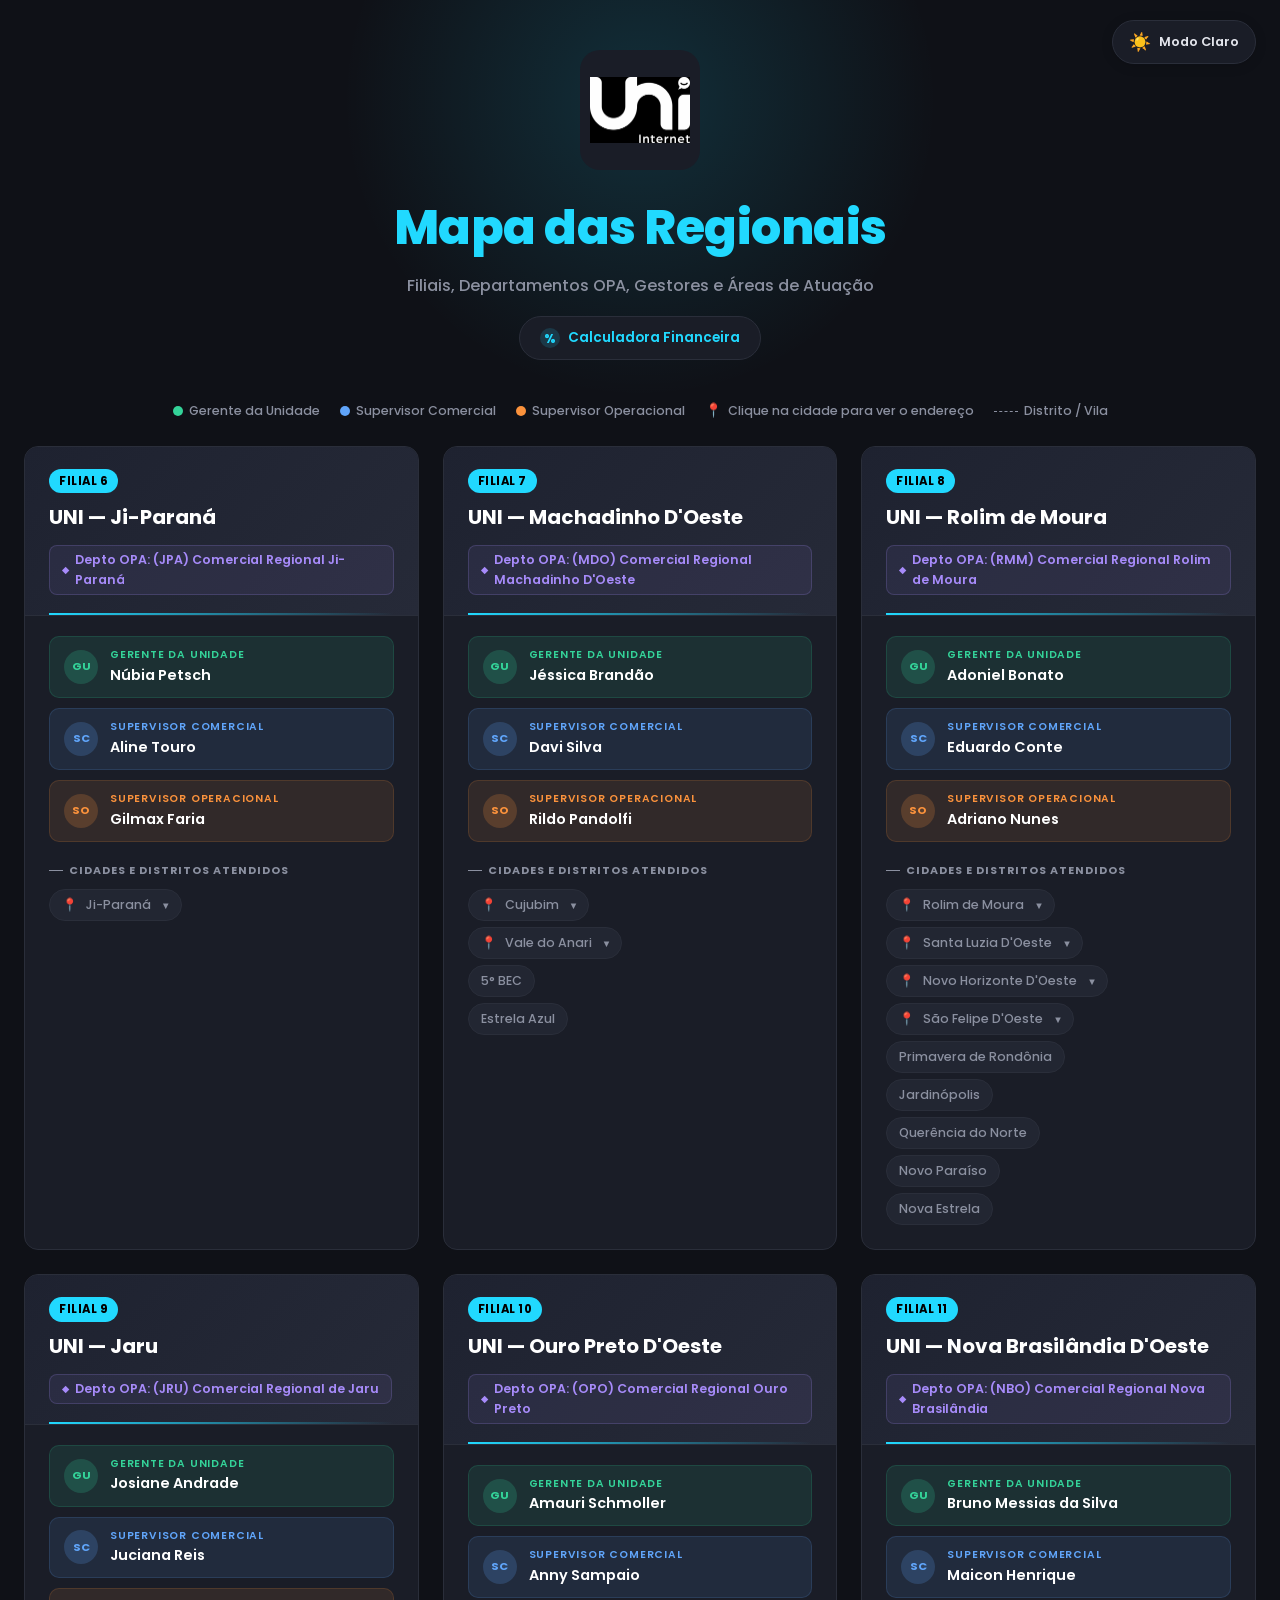
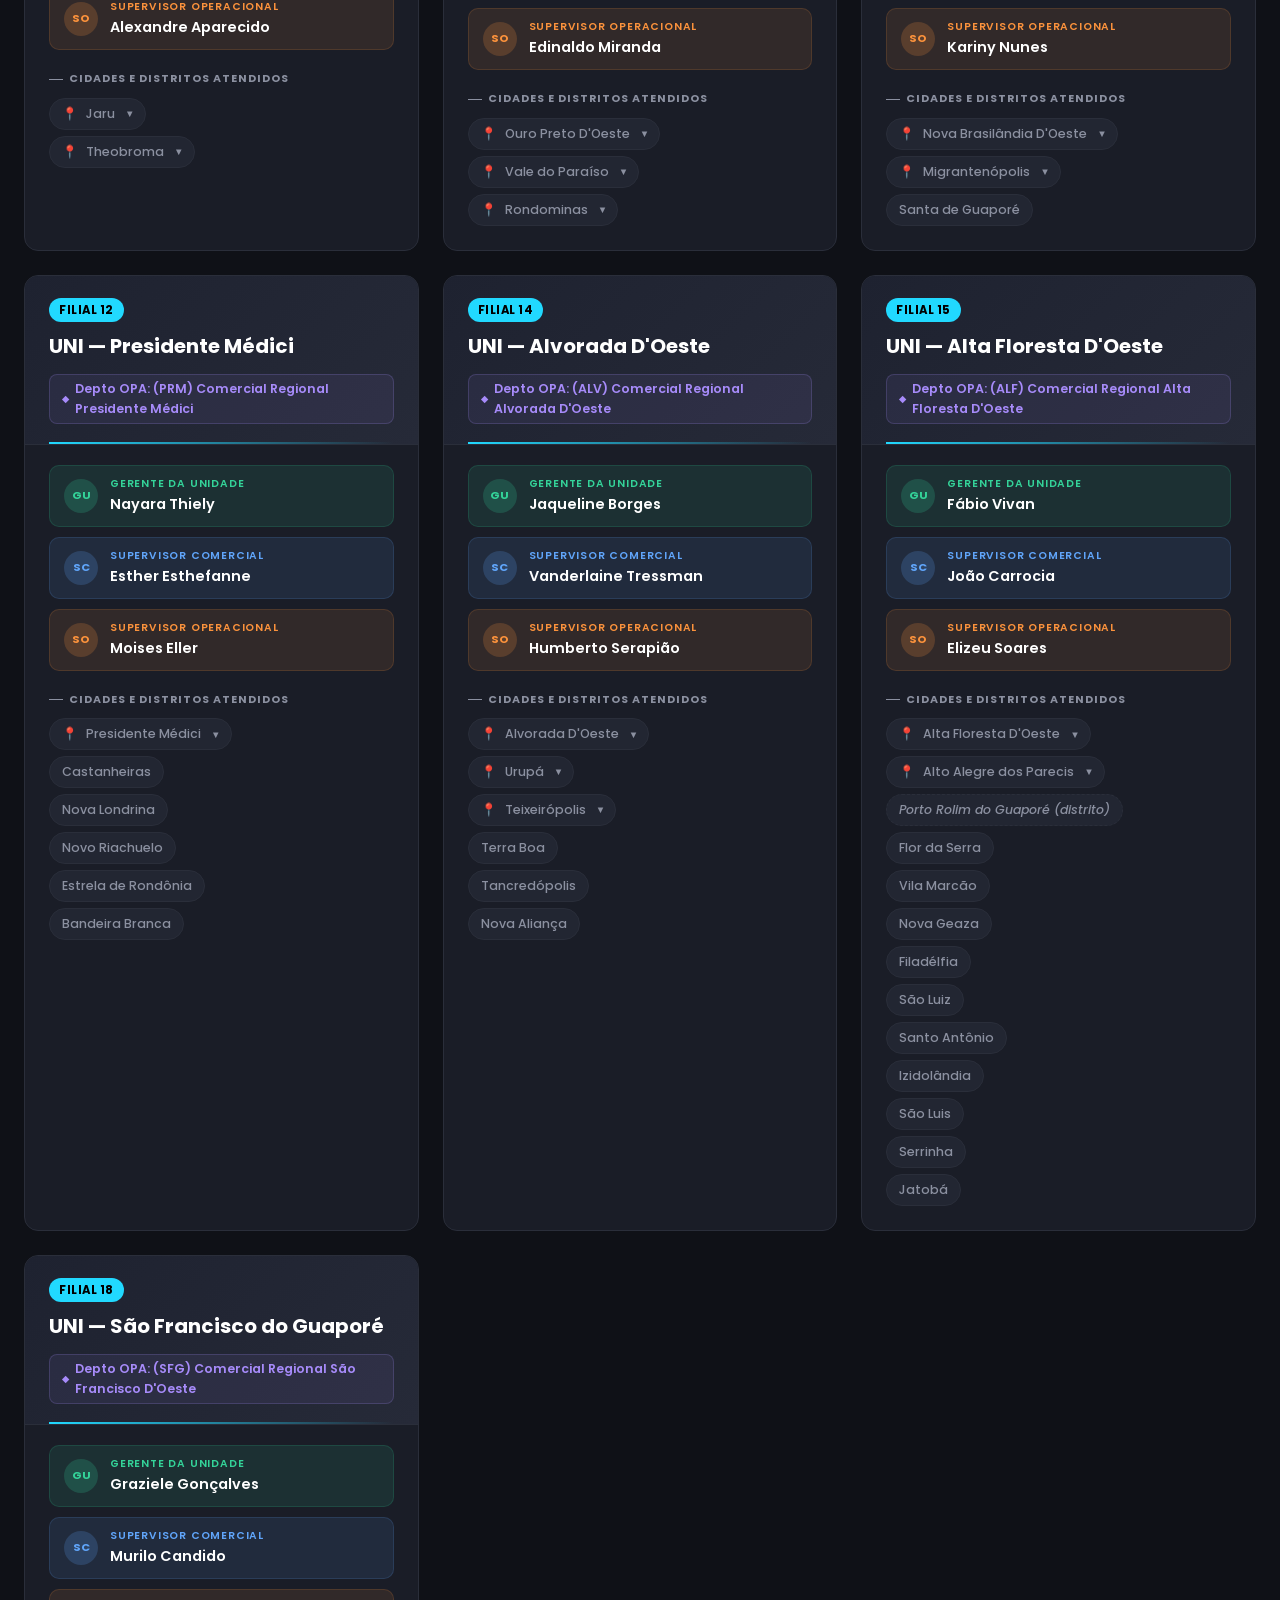
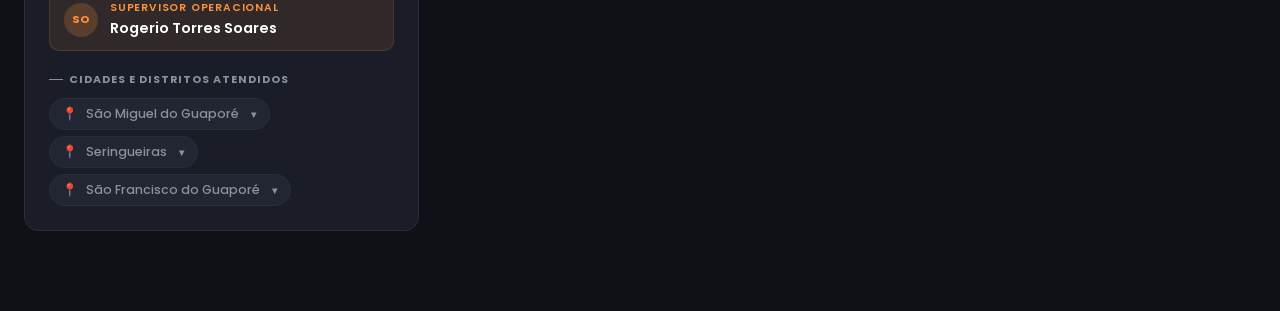
<file: index.html>
<!DOCTYPE html>
<html lang="pt-BR" data-theme="dark">
<head>
<meta charset="UTF-8">
<meta name="viewport" content="width=device-width, initial-scale=1.0">
<title>Regionais - Departamentos OPA | UNI Internet</title>
<link href="https://fonts.googleapis.com/css2?family=Poppins:wght@400;500;600;700;800&display=swap" rel="stylesheet">
<style>
  :root {
    --bg: #0f1117;
    --surface: #1a1d27;
    --surface-hover: #222632;
    --card-top-bg: linear-gradient(135deg, #1e2230, #262a38);
    --border: #2a2e3a;
    --text: #e4e6ed;
    --text-muted: #8b90a0;
    --heading-color: #fff;
    --accent: #21d9ff;
    --accent-glow: rgba(33, 217, 255, 0.15);
    --accent-text: #000;
    --green: #34d399;
    --green-bg: rgba(52, 211, 153, 0.1);
    --green-border: rgba(52, 211, 153, 0.15);
    --green-icon: rgba(52, 211, 153, 0.2);
    --blue: #60a5fa;
    --blue-bg: rgba(96, 165, 250, 0.1);
    --blue-border: rgba(96, 165, 250, 0.15);
    --blue-icon: rgba(96, 165, 250, 0.2);
    --purple: #a78bfa;
    --purple-bg: rgba(167, 139, 250, 0.08);
    --purple-border: rgba(167, 139, 250, 0.2);
    --orange: #fb923c;
    --orange-bg: rgba(251, 146, 60, 0.1);
    --orange-border: rgba(251, 146, 60, 0.15);
    --orange-icon: rgba(251, 146, 60, 0.2);
    --shadow-hover: rgba(0,0,0,0.3);
    --addr-bg: #161922;
    --radius: 14px;
  }

  [data-theme="light"] {
    --bg: #f0f2f5;
    --surface: #ffffff;
    --surface-hover: #f5f6f8;
    --card-top-bg: linear-gradient(135deg, #e8ecf2, #f1f4f9);
    --border: #dde1e8;
    --text: #2d3142;
    --text-muted: #6b7280;
    --heading-color: #1a1d27;
    --accent: #0aafc9;
    --accent-glow: rgba(10, 175, 201, 0.1);
    --accent-text: #fff;
    --green: #059669;
    --green-bg: rgba(5, 150, 105, 0.07);
    --green-border: rgba(5, 150, 105, 0.15);
    --green-icon: rgba(5, 150, 105, 0.12);
    --blue: #2563eb;
    --blue-bg: rgba(37, 99, 235, 0.06);
    --blue-border: rgba(37, 99, 235, 0.15);
    --blue-icon: rgba(37, 99, 235, 0.1);
    --purple: #7c3aed;
    --purple-bg: rgba(124, 58, 237, 0.06);
    --purple-border: rgba(124, 58, 237, 0.15);
    --orange: #ea580c;
    --orange-bg: rgba(234, 88, 12, 0.07);
    --orange-border: rgba(234, 88, 12, 0.15);
    --orange-icon: rgba(234, 88, 12, 0.12);
    --shadow-hover: rgba(0,0,0,0.08);
    --addr-bg: #f8f9fb;
  }

  * { margin: 0; padding: 0; box-sizing: border-box; }

  body {
    font-family: 'Poppins', sans-serif;
    background: var(--bg);
    color: var(--text);
    min-height: 100vh;
    line-height: 1.6;
    transition: background 0.4s ease, color 0.4s ease;
  }

  .theme-toggle {
    position: fixed;
    top: 20px;
    right: 24px;
    z-index: 100;
    background: var(--surface);
    border: 1px solid var(--border);
    border-radius: 50px;
    padding: 8px 16px;
    cursor: pointer;
    display: flex;
    align-items: center;
    gap: 8px;
    font-family: 'Poppins', sans-serif;
    font-size: 0.8rem;
    font-weight: 600;
    color: var(--text);
    transition: all 0.3s ease;
    box-shadow: 0 2px 12px rgba(0,0,0,0.15);
  }
  .theme-toggle:hover { transform: scale(1.05); box-shadow: 0 4px 20px rgba(0,0,0,0.2); }
  .theme-toggle .icon { font-size: 1.1rem; }

  .header {
    text-align: center;
    padding: 50px 20px 40px;
    position: relative;
    overflow: hidden;
  }
  .header::before {
    content: '';
    position: absolute;
    top: -50%;
    left: 50%;
    transform: translateX(-50%);
    width: 600px;
    height: 600px;
    background: radial-gradient(circle, var(--accent-glow) 0%, transparent 70%);
    pointer-events: none;
  }

  .logo-container { position: relative; margin-bottom: 20px; }
  .logo-placeholder {
    width: 120px; height: 120px; margin: 0 auto; border-radius: 20px;
    background: var(--surface); border: none;
    display: flex; align-items: center; justify-content: center;
    overflow: hidden; transition: all 0.3s ease;
  }
  .logo-placeholder img { width: 100%; height: 100%; object-fit: contain; padding: 10px; }

  [data-theme="dark"] .logo-dark { display: block; }
  [data-theme="dark"] .logo-light { display: none; }
  [data-theme="light"] .logo-dark { display: none; }
  [data-theme="light"] .logo-light { display: block; }

  .header h1 {
    font-family: 'Poppins', sans-serif;
    font-size: clamp(1.8rem, 5vw, 3rem);
    font-weight: 800; color: var(--accent);
    position: relative; letter-spacing: -0.5px;
  }
  .header p {
    color: var(--text-muted); font-size: 1rem;
    margin-top: 6px; position: relative; font-weight: 500;
  }

  .calc-link {
    display: inline-flex; align-items: center; gap: 8px;
    margin-top: 18px; padding: 10px 20px; position: relative;
    border-radius: 50px; background: var(--surface); border: 1px solid var(--border);
    color: var(--accent); font-weight: 600; font-size: 0.85rem;
    text-decoration: none; transition: transform 0.3s ease, box-shadow 0.3s ease;
  }
  .calc-link:hover { transform: translateY(-2px); box-shadow: 0 8px 20px var(--shadow-hover); }
  .calc-link .icon {
    display: inline-grid; place-items: center; width: 20px; height: 20px;
    border-radius: 50%; background: var(--accent-glow); color: var(--accent);
    font-weight: 800; font-size: 0.75rem;
  }

  .legend {
    max-width: 1280px; margin: 0 auto 24px; padding: 0 24px;
    display: flex; gap: 20px; flex-wrap: wrap; justify-content: center;
  }
  .legend-item {
    display: flex; align-items: center; gap: 6px;
    font-size: 0.78rem; color: var(--text-muted); font-weight: 500;
  }
  .legend-dot { width: 10px; height: 10px; border-radius: 50%; }
  .legend-line { width: 24px; height: 0; border-top: 1px dashed var(--text-muted); }

  .grid {
    max-width: 1280px; margin: 0 auto;
    padding: 0 24px 80px;
    display: grid;
    grid-template-columns: repeat(auto-fill, minmax(370px, 1fr));
    gap: 24px;
  }

  .card {
    background: var(--surface); border: 1px solid var(--border);
    border-radius: var(--radius); overflow: hidden;
    transition: transform 0.3s ease, box-shadow 0.3s ease, background 0.4s ease;
    animation: fadeUp 0.5s ease both;
  }
  .card:hover { transform: translateY(-4px); box-shadow: 0 12px 40px var(--shadow-hover); }

  @keyframes fadeUp {
    from { opacity: 0; transform: translateY(20px); }
    to { opacity: 1; transform: translateY(0); }
  }
  .card:nth-child(1)  { animation-delay: 0.03s; }
  .card:nth-child(2)  { animation-delay: 0.06s; }
  .card:nth-child(3)  { animation-delay: 0.09s; }
  .card:nth-child(4)  { animation-delay: 0.12s; }
  .card:nth-child(5)  { animation-delay: 0.15s; }
  .card:nth-child(6)  { animation-delay: 0.18s; }
  .card:nth-child(7)  { animation-delay: 0.21s; }
  .card:nth-child(8)  { animation-delay: 0.24s; }
  .card:nth-child(9)  { animation-delay: 0.27s; }
  .card:nth-child(10) { animation-delay: 0.30s; }

  .card-top {
    background: var(--card-top-bg); padding: 20px 24px;
    border-bottom: 1px solid var(--border); position: relative;
    transition: background 0.4s ease;
  }
  .card-top::after {
    content: ''; position: absolute; bottom: 0; left: 24px; right: 24px;
    height: 2px; background: linear-gradient(90deg, var(--accent), transparent);
  }

  .filial-badge {
    display: inline-block; background: var(--accent); color: var(--accent-text);
    font-weight: 700; font-size: 0.72rem; padding: 3px 10px;
    border-radius: 20px; letter-spacing: 0.5px;
    text-transform: uppercase; margin-bottom: 8px;
  }
  .card-top h2 {
    font-family: 'Poppins', sans-serif; font-size: 1.25rem;
    font-weight: 700; color: var(--heading-color); margin-bottom: 4px;
  }
  .dept-opa {
    display: inline-flex; align-items: center; gap: 6px;
    background: var(--purple-bg); border: 1px solid var(--purple-border);
    padding: 4px 12px; border-radius: 8px; font-size: 0.78rem;
    color: var(--purple); font-weight: 600; margin-top: 8px;
  }
  .dept-opa::before { content: '\25C6'; font-size: 0.55rem; }

  .card-body { padding: 20px 24px 24px; }

  .people { display: flex; flex-direction: column; gap: 10px; margin-bottom: 20px; }
  .person {
    display: flex; align-items: center; gap: 12px;
    padding: 10px 14px; border-radius: 10px; font-size: 0.9rem;
    transition: background 0.3s ease;
  }
  .person.gerente { background: var(--green-bg); border: 1px solid var(--green-border); }
  .person.supervisor { background: var(--blue-bg); border: 1px solid var(--blue-border); }
  .person.operacional { background: var(--orange-bg); border: 1px solid var(--orange-border); }

  .person-icon {
    width: 34px; height: 34px; border-radius: 50%;
    display: flex; align-items: center; justify-content: center;
    font-size: 0.7rem; font-weight: 700; flex-shrink: 0;
  }
  .gerente .person-icon { background: var(--green-icon); color: var(--green); }
  .supervisor .person-icon { background: var(--blue-icon); color: var(--blue); }
  .operacional .person-icon { background: var(--orange-icon); color: var(--orange); }

  .person-info { display: flex; flex-direction: column; }
  .person-role {
    font-size: 0.66rem; font-weight: 600;
    text-transform: uppercase; letter-spacing: 0.8px;
  }
  .gerente .person-role { color: var(--green); }
  .supervisor .person-role { color: var(--blue); }
  .operacional .person-role { color: var(--orange); }
  .person-name { font-weight: 600; color: var(--heading-color); font-size: 0.9rem; }

  .cities-label {
    font-size: 0.68rem; font-weight: 700; text-transform: uppercase;
    letter-spacing: 1px; color: var(--text-muted); margin-bottom: 10px;
    display: flex; align-items: center; gap: 6px;
  }
  .cities-label::before {
    content: ''; display: block; width: 14px; height: 1px; background: var(--text-muted);
  }

  .cities-list { display: flex; flex-direction: column; gap: 6px; }

  .city-row { position: relative; }

  .city-tag {
    display: inline-flex; align-items: center; gap: 6px;
    background: var(--surface-hover); border: 1px solid var(--border);
    padding: 5px 12px; border-radius: 20px; font-size: 0.78rem;
    color: var(--text-muted); font-weight: 500;
    transition: all 0.2s ease;
  }
  .city-tag.distrito { font-style: italic; border-style: dashed; }

  .city-tag.has-addr {
    cursor: pointer;
    padding-right: 10px;
  }
  .city-tag.has-addr:hover {
    border-color: var(--accent); color: var(--accent); background: var(--accent-glow);
  }
  .city-tag.has-addr .pin { margin-right: 2px; font-style: normal; }
  .city-tag.has-addr .arrow {
    display: inline-block; font-size: 0.6rem; margin-left: 4px;
    transition: transform 0.3s ease; font-style: normal;
  }
  .city-tag.has-addr.open .arrow { transform: rotate(180deg); }
  .city-tag.has-addr.open {
    border-color: var(--accent); color: var(--accent); background: var(--accent-glow);
    border-radius: 12px 12px 0 0;
  }

  .addr-panel {
    max-height: 0; overflow: hidden;
    transition: max-height 0.35s ease, padding 0.35s ease, opacity 0.25s ease;
    opacity: 0;
    background: var(--addr-bg);
    border: 1px solid var(--border); border-top: none;
    border-radius: 0 0 12px 12px;
    margin-top: -1px;
    padding: 0 14px;
  }
  .addr-panel.open {
    max-height: 200px; opacity: 1; padding: 10px 14px;
  }
  .addr-panel .addr-line {
    display: flex; align-items: flex-start; gap: 8px;
    font-size: 0.76rem; color: var(--text-muted); line-height: 1.5;
  }
  .addr-panel .addr-line + .addr-line { margin-top: 8px; padding-top: 8px; border-top: 1px dashed var(--border); }
  .addr-panel .addr-icon { flex-shrink: 0; font-size: 0.85rem; margin-top: 1px; }
  .addr-panel .addr-label {
    font-size: 0.62rem; font-weight: 700; text-transform: uppercase;
    letter-spacing: 0.5px; color: var(--accent); margin-bottom: 2px;
  }

  @media (max-width: 480px) {
    .grid { grid-template-columns: 1fr; padding: 0 12px 60px; gap: 16px; }
    .header { padding: 40px 16px 28px; }
    .theme-toggle { top: 12px; right: 12px; padding: 6px 12px; font-size: 0.72rem; }
    .logo-placeholder { width: 90px; height: 90px; }
  }
</style>
</head>
<body>

<button class="theme-toggle" onclick="toggleTheme()">
  <span class="icon" id="themeIcon">&#9728;&#65039;</span>
  <span id="themeLabel">Modo Claro</span>
</button>

<div class="header">
  <div class="logo-container">
    <div class="logo-placeholder">
      <img src="[data-uri]" alt="UNI Internet" class="logo-dark">
      <img src="[data-uri]" alt="UNI Internet" class="logo-light">
    </div>
  </div>
  <h1>Mapa das Regionais</h1>
  <p>Filiais, Departamentos OPA, Gestores e Áreas de Atuação</p>
  <a class="calc-link" href="calculadora/index.html">
    <span class="icon" aria-hidden="true">%</span> Calculadora Financeira
  </a>
</div>

<div class="legend">
  <div class="legend-item"><div class="legend-dot" style="background:var(--green)"></div> Gerente da Unidade</div>
  <div class="legend-item"><div class="legend-dot" style="background:var(--blue)"></div> Supervisor Comercial</div>
  <div class="legend-item"><div class="legend-dot" style="background:var(--orange)"></div> Supervisor Operacional</div>
  <div class="legend-item"><span style="font-size:0.85rem">📍</span> Clique na cidade para ver o endereço</div>
  <div class="legend-item"><div class="legend-line"></div> Distrito / Vila</div>
</div>

<div class="grid" id="grid"></div>

<script>
const filiais = [
  {
    num: 6, nome: "Ji-Paraná", sigla: "JPA", regional: "Comercial Regional Ji-Paraná",
    gerente: "Núbia Petsch", supervisor: "Aline Touro", operacional: "Gilmax Faria",
    cidades: [
      { nome: "Ji-Paraná", addrs: [
        { label: "Matriz", end: "Av. Marechal Rondon, 1758 - Centro - CEP 76900-136" },
        { label: "Filial", end: "Rua Manoel Franco, 809 - Nova Brasília - CEP 76908-442" }
      ]}
    ]
  },
  {
    num: 7, nome: "Machadinho D'Oeste", sigla: "MDO", regional: "Comercial Regional Machadinho D'Oeste",
    gerente: "Jéssica Brandão", supervisor: "Davi Silva", operacional: "Rildo Pandolfi",
    cidades: [
      { nome: "Cujubim", addrs: [{ end: "Av. Cujubim, 2222 - Centro - CEP 76864-000" }] },
      { nome: "Vale do Anari", addrs: [{ end: "Av. Acyr Jose Damasceno, 4118 - Centro - CEP 76867-000" }] },
      { nome: "5° BEC", Distrito: true },
      { nome: "Estrela Azul", Distrito: true }
    ]
  },
  {
    num: 8, nome: "Rolim de Moura", sigla: "RMM", regional: "Comercial Regional Rolim de Moura",
    gerente: "Adoniel Bonato", supervisor: "Eduardo Conte", operacional: "Adriano Nunes",
    cidades: [
      { nome: "Rolim de Moura", addrs: [{ end: "Rua Guaporé, 4762 - Centro - CEP 76940-000" }] },
      { nome: "Santa Luzia D'Oeste", addrs: [{ end: "Av. Brasil, 2571 - Centro - CEP 76950-000" }] },
      { nome: "Novo Horizonte D'Oeste", addrs: [{ end: "Av. Manoel Francisco de Lima Filho, 4979 - Centro - CEP 76956-000" }] },
      { nome: "São Felipe D'Oeste", addrs: [{ end: "Av. Capitão Silvio, 61 - Centro - CEP 76977-000" }] },
      { nome: "Primavera de Rondônia" },
      { nome: "Jardinópolis", Distrito: true },
      { nome: "Querência do Norte", Distrito: true },
      { nome: "Novo Paraíso", Distrito: true },
      { nome: "Nova Estrela", Distrito: true }
    ]
  },
  {
    num: 9, nome: "Jaru", sigla: "JRU", regional: "Comercial Regional de Jaru",
    gerente: "Josiane Andrade", supervisor: "Juciana Reis", operacional: "Alexandre Aparecido",
    cidades: [
      { nome: "Jaru", addrs: [{ end: "Av. Padre Adolpho Rohl, 1996 - Setor 1 - CEP 76890-000" }] },
      { nome: "Theobroma", addrs: [{ end: "Av. Senador Olavo Pires, 2070 - Centro - CEP 76866-000" }] }
    ]
  },
  {
    num: 10, nome: "Ouro Preto D'Oeste", sigla: "OPO", regional: "Comercial Regional Ouro Preto",
    gerente: "Amauri Schmoller", supervisor: "Anny Sampaio", operacional: "Edinaldo Miranda",
    cidades: [
      { nome: "Ouro Preto D'Oeste", addrs: [{ end: "Rua Ana Neri, 528 - Jardim Tropical - CEP 76920-000" }] },
      { nome: "Vale do Paraíso", addrs: [{ end: "Av. Paraná, Nº 2250 - Centro - CEP 76923-000" }] },
      { nome: "Rondominas", Distrito: true, addrs: [{ end: "Rua Jorge Marcelino, 2450 - CEP 76920-000" }] }
    ]
  },
  {
    num: 11, nome: "Nova Brasilândia D'Oeste", sigla: "NBO", regional: "Comercial Regional Nova Brasilândia",
    gerente: "Bruno Messias da Silva", supervisor: "Maicon Henrique", operacional: "Kariny Nunes",
    cidades: [
      { nome: "Nova Brasilândia D'Oeste", addrs: [{ end: "Av. Juscelino Kubitschek, 3105 - Centro - CEP 76958-000" }] },
      { nome: "Migrantenópolis", Distrito: true, addrs: [{ end: "Av. 25 de Agosto, 3282 - Centro - CEP 76956-000" }] },
      { nome: "Santa de Guaporé", Distrito: true }
    ]
  },
  {
    num: 12, nome: "Presidente Médici", sigla: "PRM", regional: "Comercial Regional Presidente Médici",
    gerente: "Nayara Thiely", supervisor: "Esther Esthefanne", operacional: "Moises Eller",
    cidades: [
      { nome: "Presidente Médici", addrs: [{ end: "Rua José Vidal, 2648 - Centro - CEP 76916-000" }] },
      { nome: "Castanheiras" },
      { nome: "Nova Londrina", Distrito: true },
      { nome: "Novo Riachuelo", Distrito: true, vila: true },
      { nome: "Estrela de Rondônia", Distrito: true },
      { nome: "Bandeira Branca", Distrito: true }
    ]
  },
  {
    num: 14, nome: "Alvorada D'Oeste", sigla: "ALV", regional: "Comercial Regional Alvorada D'Oeste",
    gerente: "Jaqueline Borges", supervisor: "Vanderlaine Tressman", operacional: "Humberto Serapião",
    cidades: [
      { nome: "Alvorada D'Oeste", addrs: [{ end: "Rua José de Alencar, 4906 - Centro - CEP 76930-000" }] },
      { nome: "Urupá", addrs: [{ end: "Av. Moacir de Paula Vieira, 3546 - Centro - CEP 76929-000" }] },
      { nome: "Teixeirópolis", addrs: [{ end: "Av. Afonso Pena, 2975 - Centro - CEP 76928-000" }] },
      { nome: "Terra Boa", Distrito: true },
      { nome: "Tancredópolis", Distrito: true },
      { nome: "Nova Aliança", Distrito: true }
    ]
  },
  {
    num: 15, nome: "Alta Floresta D'Oeste", sigla: "ALF", regional: "Comercial Regional Alta Floresta D'Oeste",
    gerente: "Fábio Vivan", supervisor: "João Carrocia", operacional: "Elizeu Soares",
    cidades: [
      { nome: "Alta Floresta D'Oeste", addrs: [{ end: "Av. Brasil, 4122 - Centro - CEP 76954-000" }] },
      { nome: "Alto Alegre dos Parecis", addrs: [{ end: "Av. Tancredo Neves, 3957 - Centro - CEP 76952-000" }] },
      { nome: "Porto Rolim do Guaporé", distrito: true },
      { nome: "Flor da Serra", Distrito: true },
      { nome: "Vila Marcão", Distrito: true },
      { nome: "Nova Geaza", Distrito: true },
      { nome: "Filadélfia", Distrito: true },
      { nome: "São Luiz", Distrito: true },
      { nome: "Santo Antônio", Distrito: true },
      { nome: "Izidolândia", Distrito: true },
      { nome: "São Luis", Aldeia: true },
      { nome: "Serrinha", Aldeia: true },
      { nome: "Jatobá", Aldeia: true }
    ]
  },
  {
    num: 18, nome: "São Francisco do Guaporé", sigla: "SFG", regional: "Comercial Regional São Francisco D'Oeste",
    gerente: "Graziele Gonçalves", supervisor: "Murilo Candido", operacional: "Rogerio Torres Soares",
    cidades: [
      { nome: "São Miguel do Guaporé", addrs: [{ end: "Rua São Miguel, 2355 - Cristo Rei - CEP 76932-000" }] },
      { nome: "Seringueiras", addrs: [{ end: "Av. Flamboyant, 272 - Centro - CEP 76900-000" }] },
      { nome: "São Francisco do Guaporé", addrs: [{ end: "Rua Chico Mendes, 3926 - Centro - CEP 76935-000" }] }
    ]
  }
];

function renderCards() {
  const grid = document.getElementById('grid');
  grid.innerHTML = filiais.map((f, fi) => {
    const cidadesHTML = f.cidades.map((c, ci) => {
      const id = `addr-${fi}-${ci}`;
      const hasAddr = c.addrs && c.addrs.length > 0;
      const distritoClass = c.distrito ? ' distrito' : '';
      const suffix = c.distrito ? (c.vila ? ' (vila)' : ' (distrito)') : '';

      if (!hasAddr) {
        return `<div class="city-row"><span class="city-tag${distritoClass}">${c.nome}${suffix}</span></div>`;
      }

      const addrLines = c.addrs.map(a => {
        const labelHTML = a.label ? `<div class="addr-label">${a.label}</div>` : '';
        return `<div class="addr-line"><span class="addr-icon">📍</span><div>${labelHTML}${a.end}</div></div>`;
      }).join('');

      return `<div class="city-row">
        <span class="city-tag has-addr${distritoClass}" onclick="toggleAddr('${id}', this)">
          <span class="pin">📍</span>${c.nome}${suffix}<span class="arrow">▼</span>
        </span>
        <div class="addr-panel" id="${id}">${addrLines}</div>
      </div>`;
    }).join('');

    return `<div class="card">
      <div class="card-top">
        <span class="filial-badge">Filial ${f.num}</span>
        <h2>UNI — ${f.nome}</h2>
        <div class="dept-opa">Depto OPA: (${f.sigla}) ${f.regional}</div>
      </div>
      <div class="card-body">
        <div class="people">
          <div class="person gerente">
            <div class="person-icon">GU</div>
            <div class="person-info">
              <span class="person-role">Gerente da Unidade</span>
              <span class="person-name">${f.gerente}</span>
            </div>
          </div>
          <div class="person supervisor">
            <div class="person-icon">SC</div>
            <div class="person-info">
              <span class="person-role">Supervisor Comercial</span>
              <span class="person-name">${f.supervisor}</span>
            </div>
          </div>
          <div class="person operacional">
            <div class="person-icon">SO</div>
            <div class="person-info">
              <span class="person-role">Supervisor Operacional</span>
              <span class="person-name">${f.operacional}</span>
            </div>
          </div>
        </div>
        <div class="cities-label">Cidades e Distritos Atendidos</div>
        <div class="cities-list">${cidadesHTML}</div>
      </div>
    </div>`;
  }).join('');
}

function toggleAddr(id, el) {
  const panel = document.getElementById(id);
  const isOpen = panel.classList.contains('open');
  // Close all panels first
  document.querySelectorAll('.addr-panel.open').forEach(p => {
    p.classList.remove('open');
    p.previousElementSibling.classList.remove('open');
  });
  if (!isOpen) {
    panel.classList.add('open');
    el.classList.add('open');
  }
}

function toggleTheme() {
  const html = document.documentElement;
  const icon = document.getElementById('themeIcon');
  const label = document.getElementById('themeLabel');
  if (html.getAttribute('data-theme') === 'dark') {
    html.setAttribute('data-theme', 'light');
    icon.textContent = '🌙';
    label.textContent = 'Modo Escuro';
  } else {
    html.setAttribute('data-theme', 'dark');
    icon.textContent = '☀️';
    label.textContent = 'Modo Claro';
  }
}

renderCards();
</script>
</body>
</html>
</file>
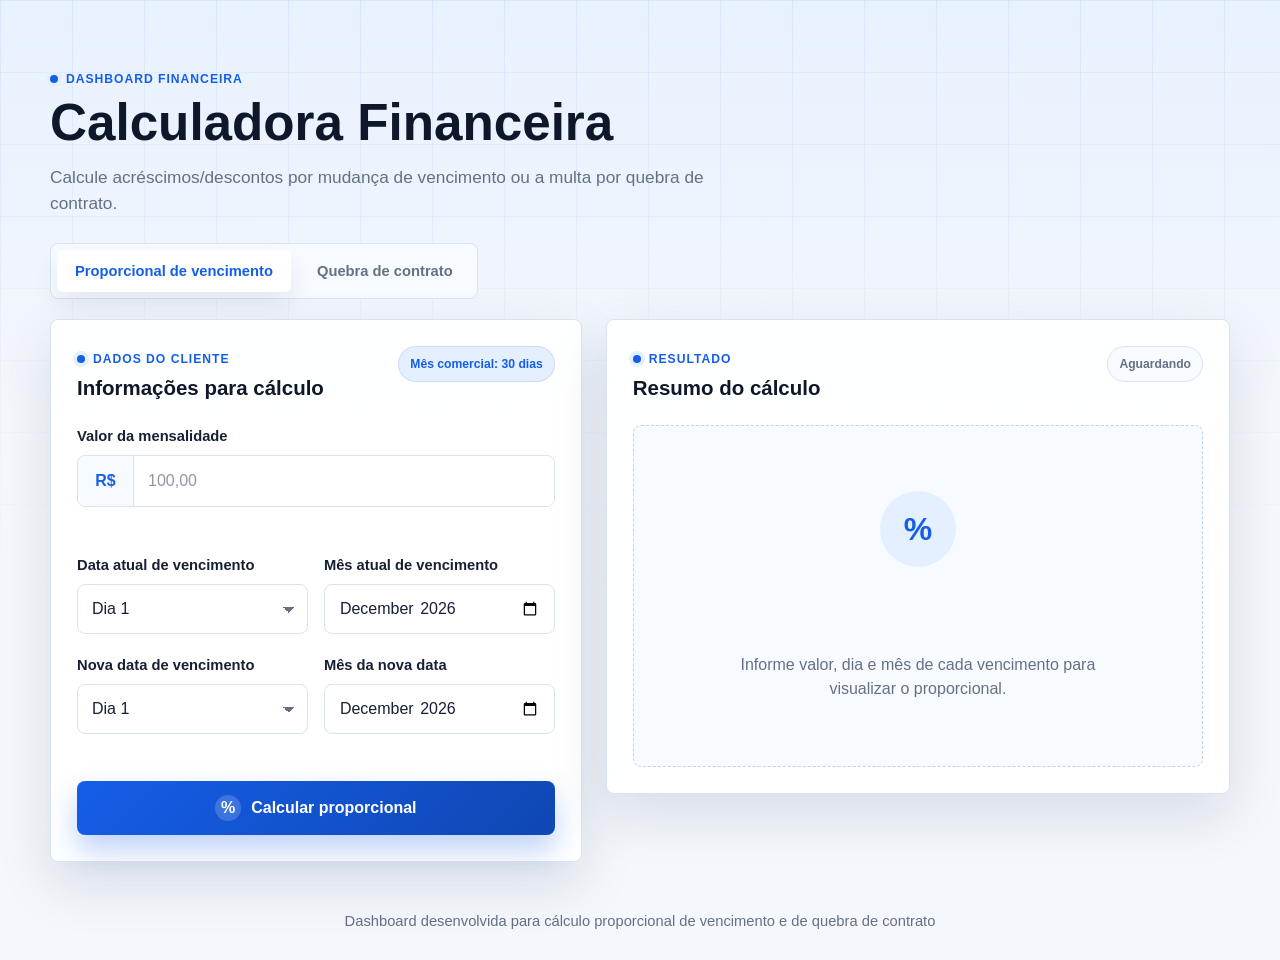
<file: calculadora/index.html>
<!DOCTYPE html>
<html lang="pt-BR">
<head>
  <meta charset="UTF-8">
  <meta name="viewport" content="width=device-width, initial-scale=1.0">
  <meta name="description" content="Calculadora de acréscimos e descontos proporcionais para alteração de data de vencimento e de multa por quebra de contrato.">
  <title>Calculadora Financeira | Regionais UNI</title>
  <link rel="stylesheet" href="style.css">
</head>
<body>
  <div class="page-shell">
    <header class="dashboard-header">
      <div class="header-copy">
        <span class="eyebrow">Dashboard financeira</span>
        <h1>Calculadora Financeira</h1>
        <p>Calcule acréscimos/descontos por mudança de vencimento ou a multa por quebra de contrato.</p>
      </div>
    </header>

    <div class="tab-bar" role="tablist">
      <button type="button" class="tab-button active" data-tab="due-date" role="tab" aria-selected="true" aria-controls="panel-due-date">
        Proporcional de vencimento
      </button>
      <button type="button" class="tab-button" data-tab="contract-break" role="tab" aria-selected="false" aria-controls="panel-contract-break">
        Quebra de contrato
      </button>
    </div>

    <main class="dashboard-grid" id="panel-due-date" data-tab-panel="due-date">
      <section class="panel input-panel" aria-labelledby="form-title">
        <div class="panel-heading">
          <div>
            <span class="section-label">Dados do cliente</span>
            <h2 id="form-title">Informações para cálculo</h2>
          </div>
          <span class="badge">Mês comercial: 30 dias</span>
        </div>

        <!-- Formulário principal: todo o cálculo acontece no navegador. -->
        <form id="calculator-form" novalidate>
          <div class="form-group">
            <label for="monthly-fee">Valor da mensalidade</label>
            <div class="currency-field">
              <span>R$</span>
              <input
                type="text"
                id="monthly-fee"
                name="monthlyFee"
                inputmode="decimal"
                autocomplete="off"
                placeholder="100,00"
                aria-describedby="monthly-fee-error"
              >
            </div>
            <small id="monthly-fee-error" class="error-message" aria-live="polite"></small>
          </div>

          <div class="form-row">
            <div class="form-group">
              <label for="current-due-day">Data atual de vencimento</label>
              <select id="current-due-day" name="currentDueDay">
                <option value="1">Dia 1</option>
                <option value="5">Dia 5</option>
                <option value="10">Dia 10</option>
                <option value="15">Dia 15</option>
                <option value="20">Dia 20</option>
                <option value="25">Dia 25</option>
              </select>
            </div>

            <div class="form-group">
              <label for="current-due-month">Mês atual de vencimento</label>
              <input
                type="month"
                id="current-due-month"
                name="currentDueMonth"
                aria-describedby="date-error"
                required
              >
            </div>
          </div>

          <div class="form-row">

            <div class="form-group">
              <label for="new-due-day">Nova data de vencimento</label>
              <select id="new-due-day" name="newDueDay">
                <option value="1">Dia 1</option>
                <option value="5">Dia 5</option>
                <option value="10">Dia 10</option>
                <option value="15">Dia 15</option>
                <option value="20">Dia 20</option>
                <option value="25">Dia 25</option>
              </select>
            </div>

            <div class="form-group">
              <label for="new-due-month">Mês da nova data</label>
              <input
                type="month"
                id="new-due-month"
                name="newDueMonth"
                aria-describedby="date-error"
                required
              >
            </div>
          </div>
          <small id="date-error" class="error-message" aria-live="polite"></small>

          <button type="submit" class="calculate-button">
            <span aria-hidden="true">%</span>
            Calcular proporcional
          </button>
        </form>
      </section>

      <section class="panel result-panel" aria-labelledby="result-title">
        <div class="panel-heading">
          <div>
            <span class="section-label">Resultado</span>
            <h2 id="result-title">Resumo do cálculo</h2>
          </div>
          <span id="result-status" class="status-pill status-neutral">Aguardando</span>
        </div>

        <div id="empty-state" class="empty-state">
          <div class="empty-icon" aria-hidden="true">%</div>
          <p>Informe valor, dia e mês de cada vencimento para visualizar o proporcional.</p>
        </div>

        <!-- Card preenchido pelo JavaScript após um cálculo válido. -->
        <div id="result-content" class="result-content hidden" aria-live="polite">
          <div class="highlight-box">
            <span id="change-type-label">Tipo de alteração</span>
            <strong id="proportional-value">R$ 0,00</strong>
            <p id="result-message">Nenhum cálculo realizado.</p>
          </div>

          <div class="summary-grid">
            <div class="summary-item">
              <span class="summary-icon" aria-hidden="true">R$</span>
              <span>Valor da mensalidade</span>
              <strong id="summary-monthly-fee">R$ 0,00</strong>
            </div>
            <div class="summary-item">
              <span class="summary-icon" aria-hidden="true">01</span>
              <span>Data atual</span>
              <strong id="summary-current-day">Dia 1</strong>
            </div>
            <div class="summary-item">
              <span class="summary-icon" aria-hidden="true">25</span>
              <span>Nova data</span>
              <strong id="summary-new-day">Dia 1</strong>
            </div>
            <div class="summary-item">
              <span class="summary-icon" aria-hidden="true">D</span>
              <span>Diferença de dias</span>
              <strong id="summary-day-difference">0 dias</strong>
            </div>
            <div class="summary-item">
              <span class="summary-icon" aria-hidden="true">/30</span>
              <span>Valor diário</span>
              <strong id="summary-daily-value">R$ 0,00</strong>
            </div>
            <div class="summary-item">
              <span class="summary-icon" aria-hidden="true">=</span>
              <span>Tipo de alteração</span>
              <strong id="summary-change-type">Sem alteração</strong>
            </div>
            <div class="summary-item full-width">
              <span class="summary-icon" aria-hidden="true">VF</span>
              <span>Valor do ajuste estimado</span>
              <strong id="summary-final-value">R$ 0,00</strong>
            </div>
          </div>
        </div>
      </section>
    </main>

    <main class="dashboard-grid hidden" id="panel-contract-break" data-tab-panel="contract-break">
      <section class="panel input-panel" aria-labelledby="contract-form-title">
        <div class="panel-heading">
          <div>
            <span class="section-label">Dados do contrato</span>
            <h2 id="contract-form-title">Informações para cálculo</h2>
          </div>
          <span class="badge">Vigência: 12 meses</span>
        </div>

        <form id="contract-form" novalidate>
          <div class="form-group">
            <label for="contract-value-select">Valor de referência da quebra de contrato</label>
            <select id="contract-value-select" name="contractValueOption">
              <option value="790">R$ 790,00</option>
              <option value="240">R$ 240,00</option>
              <option value="550">R$ 550,00</option>
              <option value="960">R$ 960,00</option>
              <option value="custom">Outro valor</option>
            </select>
          </div>

          <div class="form-group hidden" id="custom-value-group">
            <label for="custom-contract-value">Valor personalizado</label>
            <div class="currency-field">
              <span>R$</span>
              <input
                type="text"
                id="custom-contract-value"
                name="customContractValue"
                inputmode="decimal"
                autocomplete="off"
                placeholder="100,00"
              >
            </div>
          </div>
          <small id="contract-value-error" class="error-message" aria-live="polite"></small>

          <div class="form-row">
            <div class="form-group">
              <label for="signing-date">Data de assinatura do contrato</label>
              <input
                type="date"
                id="signing-date"
                name="signingDate"
                aria-describedby="contract-date-error"
                required
              >
            </div>

            <div class="form-group">
              <label for="contract-due-day">Dia de vencimento da mensalidade</label>
              <select id="contract-due-day" name="contractDueDay">
                <option value="1">Dia 1</option>
                <option value="5">Dia 5</option>
                <option value="10">Dia 10</option>
                <option value="15">Dia 15</option>
                <option value="20">Dia 20</option>
                <option value="25">Dia 25</option>
              </select>
            </div>
          </div>

          <div class="form-group">
            <label for="reference-month">Mês de referência do cálculo (ex.: mês do cancelamento)</label>
            <input
              type="month"
              id="reference-month"
              name="referenceMonth"
              aria-describedby="contract-date-error"
              required
            >
          </div>
          <small id="contract-date-error" class="error-message" aria-live="polite"></small>

          <button type="submit" class="calculate-button">
            <span aria-hidden="true">%</span>
            Calcular quebra de contrato
          </button>
        </form>
      </section>

      <section class="panel result-panel" aria-labelledby="contract-result-title">
        <div class="panel-heading">
          <div>
            <span class="section-label">Resultado</span>
            <h2 id="contract-result-title">Resumo da multa</h2>
          </div>
          <span id="contract-result-status" class="status-pill status-neutral">Aguardando</span>
        </div>

        <div id="contract-empty-state" class="empty-state">
          <div class="empty-icon" aria-hidden="true">%</div>
          <p>Informe o valor de referência, a data de assinatura, o dia de vencimento e o mês de referência para calcular a multa.</p>
        </div>

        <div id="contract-result-content" class="result-content hidden" aria-live="polite">
          <div class="highlight-box">
            <span id="contract-highlight-label">Valor da multa</span>
            <strong id="contract-final-value">R$ 0,00</strong>
            <p id="contract-result-message">Nenhum cálculo realizado.</p>
          </div>

          <div class="summary-grid">
            <div class="summary-item">
              <span class="summary-icon" aria-hidden="true">R$</span>
              <span>Valor de referência</span>
              <strong id="contract-summary-reference-value">R$ 0,00</strong>
            </div>
            <div class="summary-item">
              <span class="summary-icon" aria-hidden="true">AS</span>
              <span>Assinatura do contrato</span>
              <strong id="contract-summary-signing-date">-</strong>
            </div>
            <div class="summary-item">
              <span class="summary-icon" aria-hidden="true">VC</span>
              <span>Dia de vencimento</span>
              <strong id="contract-summary-due-day">-</strong>
            </div>
            <div class="summary-item">
              <span class="summary-icon" aria-hidden="true">MR</span>
              <span>Mês de referência</span>
              <strong id="contract-summary-reference-month">-</strong>
            </div>
            <div class="summary-item">
              <span class="summary-icon" aria-hidden="true">MC</span>
              <span>Meses cumpridos</span>
              <strong id="contract-summary-months-completed">0 de 12</strong>
            </div>
            <div class="summary-item">
              <span class="summary-icon" aria-hidden="true">MF</span>
              <span>Meses restantes</span>
              <strong id="contract-summary-months-remaining">0 de 12</strong>
            </div>
            <div class="summary-item full-width">
              <span class="summary-icon" aria-hidden="true">VF</span>
              <span>Valor final da multa</span>
              <strong id="contract-summary-final-value">R$ 0,00</strong>
            </div>
          </div>
        </div>
      </section>
    </main>

    <footer class="dashboard-footer">
      Dashboard desenvolvida para cálculo proporcional de vencimento e de quebra de contrato
    </footer>
  </div>

  <script src="tabs.js"></script>
  <script src="script.js"></script>
  <script src="contract-break.js"></script>
</body>
</html>
</file>
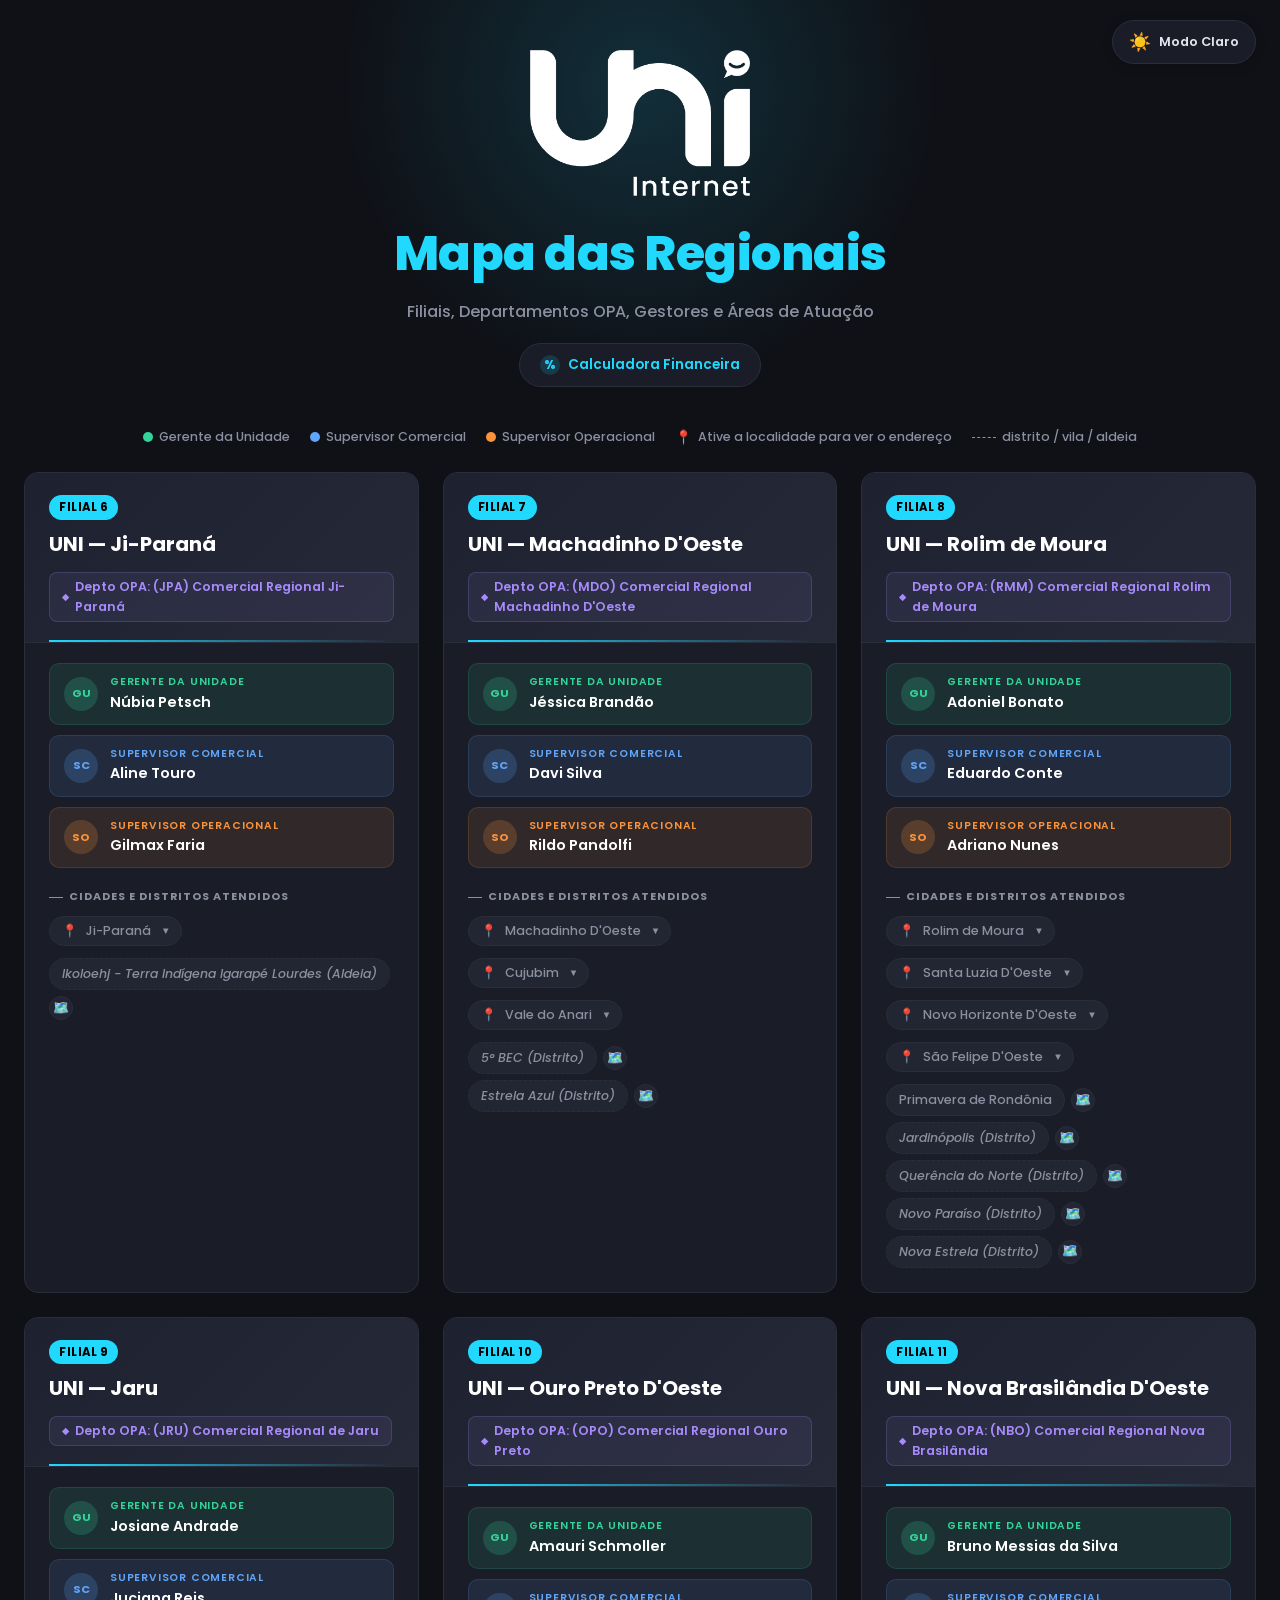
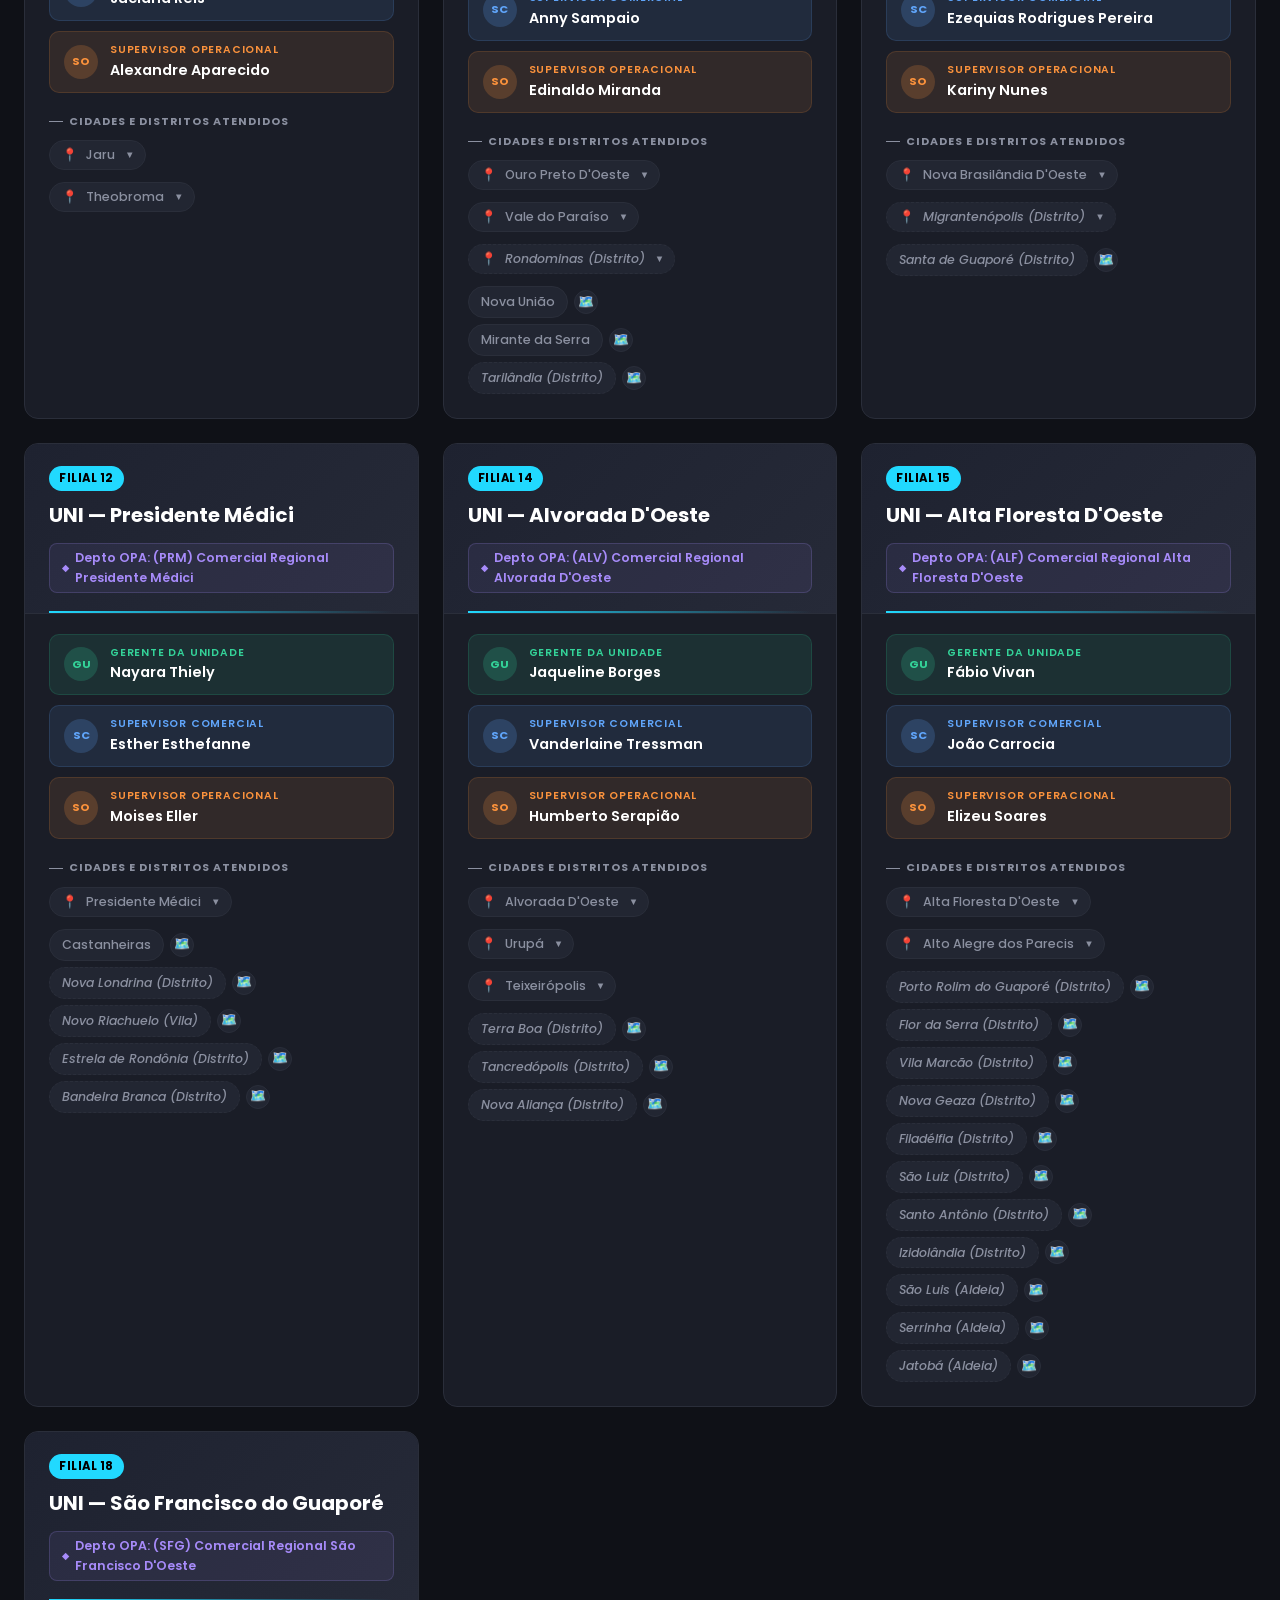
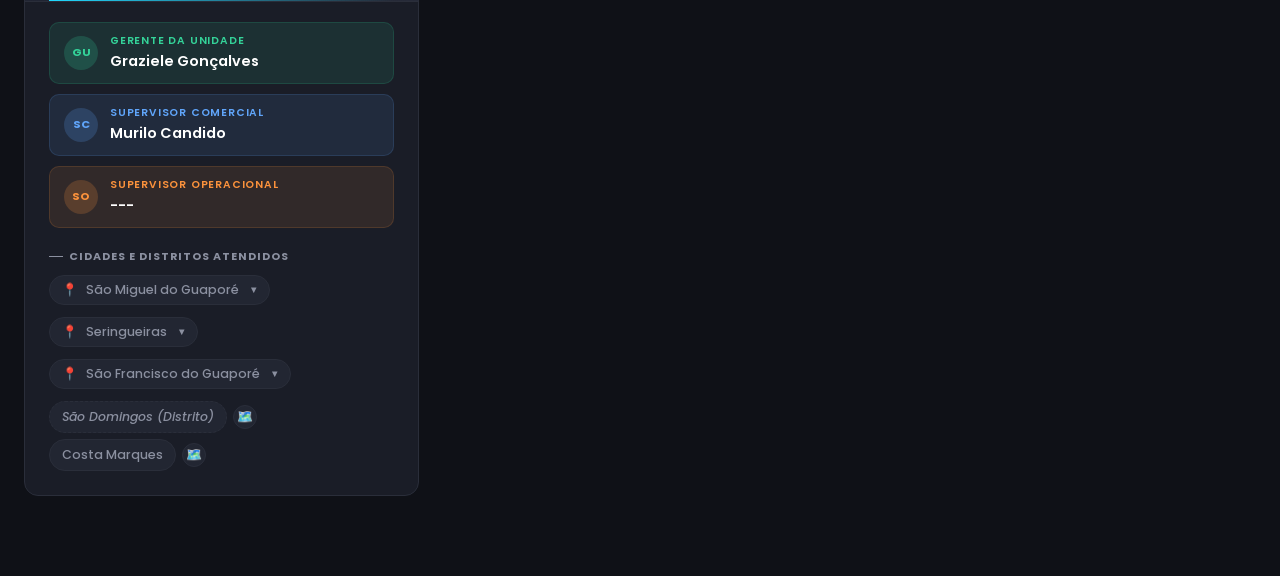
<file: docs/index.html>
<!DOCTYPE html>
<html lang="pt-BR" data-theme="dark">
<head>
<meta charset="UTF-8">
<meta name="viewport" content="width=device-width, initial-scale=1.0">
<title>Regionais - Departamentos OPA | UNI Internet</title>
<link rel="icon" type="image/png" href="[data-uri]"><link href="https://fonts.googleapis.com/css2?family=Poppins:wght@400;500;600;700;800&display=swap" rel="stylesheet">
<style>
  :root {
    --bg: #0f1117;
    --surface: #1a1d27;
    --surface-hover: #222632;
    --card-top-bg: linear-gradient(135deg, #1e2230, #262a38);
    --border: #2a2e3a;
    --text: #e4e6ed;
    --text-muted: #8b90a0;
    --heading-color: #fff;
    --accent: #21d9ff;
    --accent-glow: rgba(33, 217, 255, 0.15);
    --accent-text: #000;
    --green: #34d399;
    --green-bg: rgba(52, 211, 153, 0.1);
    --green-border: rgba(52, 211, 153, 0.15);
    --green-icon: rgba(52, 211, 153, 0.2);
    --blue: #60a5fa;
    --blue-bg: rgba(96, 165, 250, 0.1);
    --blue-border: rgba(96, 165, 250, 0.15);
    --blue-icon: rgba(96, 165, 250, 0.2);
    --purple: #a78bfa;
    --purple-bg: rgba(167, 139, 250, 0.08);
    --purple-border: rgba(167, 139, 250, 0.2);
    --orange: #fb923c;
    --orange-bg: rgba(251, 146, 60, 0.1);
    --orange-border: rgba(251, 146, 60, 0.15);
    --orange-icon: rgba(251, 146, 60, 0.2);
    --shadow-hover: rgba(0,0,0,0.3);
    --addr-bg: #161922;
    --radius: 14px;
  }

  [data-theme="light"] {
    --bg: #f0f2f5;
    --surface: #ffffff;
    --surface-hover: #f5f6f8;
    --card-top-bg: linear-gradient(135deg, #e8ecf2, #f1f4f9);
    --border: #dde1e8;
    --text: #2d3142;
    --text-muted: #6b7280;
    --heading-color: #1a1d27;
    --accent: #0aafc9;
    --accent-glow: rgba(10, 175, 201, 0.1);
    --accent-text: #fff;
    --green: #059669;
    --green-bg: rgba(5, 150, 105, 0.07);
    --green-border: rgba(5, 150, 105, 0.15);
    --green-icon: rgba(5, 150, 105, 0.12);
    --blue: #2563eb;
    --blue-bg: rgba(37, 99, 235, 0.06);
    --blue-border: rgba(37, 99, 235, 0.15);
    --blue-icon: rgba(37, 99, 235, 0.1);
    --purple: #7c3aed;
    --purple-bg: rgba(124, 58, 237, 0.06);
    --purple-border: rgba(124, 58, 237, 0.15);
    --orange: #ea580c;
    --orange-bg: rgba(234, 88, 12, 0.07);
    --orange-border: rgba(234, 88, 12, 0.15);
    --orange-icon: rgba(234, 88, 12, 0.12);
    --shadow-hover: rgba(0,0,0,0.08);
    --addr-bg: #f8f9fb;
  }

  * { margin: 0; padding: 0; box-sizing: border-box; }

  body {
    font-family: 'Poppins', sans-serif;
    background: var(--bg);
    color: var(--text);
    min-height: 100vh;
    line-height: 1.6;
    transition: background 0.4s ease, color 0.4s ease;
  }

  .theme-toggle {
    position: fixed;
    top: 20px;
    right: 24px;
    z-index: 100;
    background: var(--surface);
    border: 1px solid var(--border);
    border-radius: 50px;
    padding: 8px 16px;
    cursor: pointer;
    display: flex;
    align-items: center;
    gap: 8px;
    font-family: 'Poppins', sans-serif;
    font-size: 0.8rem;
    font-weight: 600;
    color: var(--text);
    transition: all 0.3s ease;
    box-shadow: 0 2px 12px rgba(0,0,0,0.15);
  }
  .theme-toggle:hover { transform: scale(1.05); box-shadow: 0 4px 20px rgba(0,0,0,0.2); }
  .theme-toggle .icon { font-size: 1.1rem; }

  .header {
    text-align: center;
    padding: 50px 20px 40px;
    position: relative;
    overflow: hidden;
  }
  .header::before {
    content: '';
    position: absolute;
    top: -50%;
    left: 50%;
    transform: translateX(-50%);
    width: 600px;
    height: 600px;
    background: radial-gradient(circle, var(--accent-glow) 0%, transparent 70%);
    pointer-events: none;
  }

  .logo-container { position: relative; margin-bottom: 20px; }
  .logo-placeholder {
    width: 220px; height: auto; margin: 0 auto;
    display: flex; align-items: center; justify-content: center;
}
.logo-placeholder img { width: 100%; height: auto; object-fit: contain; }

  [data-theme="dark"] .logo-dark { display: block; }
  [data-theme="dark"] .logo-light { display: none; }
  [data-theme="light"] .logo-dark { display: none; }
  [data-theme="light"] .logo-light { display: block; }

  .header h1 {
    font-family: 'Poppins', sans-serif;
    font-size: clamp(1.8rem, 5vw, 3rem);
    font-weight: 800; color: var(--accent);
    position: relative; letter-spacing: -0.5px;
  }
  .header p {
    color: var(--text-muted); font-size: 1rem;
    margin-top: 6px; position: relative; font-weight: 500;
  }

  .calc-link {
    display: inline-flex; align-items: center; gap: 8px;
    margin-top: 18px; padding: 10px 20px; position: relative;
    border-radius: 50px; background: var(--surface); border: 1px solid var(--border);
    color: var(--accent); font-weight: 600; font-size: 0.85rem;
    text-decoration: none; transition: transform 0.3s ease, box-shadow 0.3s ease;
  }
  .calc-link:hover { transform: translateY(-2px); box-shadow: 0 8px 20px var(--shadow-hover); }
  .calc-link .icon {
    display: inline-grid; place-items: center; width: 20px; height: 20px;
    border-radius: 50%; background: var(--accent-glow); color: var(--accent);
    font-weight: 800; font-size: 0.75rem;
  }

  .legend {
    max-width: 1280px; margin: 0 auto 24px; padding: 0 24px;
    display: flex; gap: 20px; flex-wrap: wrap; justify-content: center;
  }
  .legend-item {
    display: flex; align-items: center; gap: 6px;
    font-size: 0.78rem; color: var(--text-muted); font-weight: 500;
  }
  .legend-dot { width: 10px; height: 10px; border-radius: 50%; }
  .legend-line { width: 24px; height: 0; border-top: 1px dashed var(--text-muted); }

  .grid {
    max-width: 1280px; margin: 0 auto;
    padding: 0 24px 80px;
    display: grid;
    grid-template-columns: repeat(auto-fill, minmax(370px, 1fr));
    gap: 24px;
  }

  .card {
    background: var(--surface); border: 1px solid var(--border);
    border-radius: var(--radius); overflow: hidden;
    transition: transform 0.3s ease, box-shadow 0.3s ease, background 0.4s ease;
    animation: fadeUp 0.5s ease both;
  }
  .card:hover { transform: translateY(-4px); box-shadow: 0 12px 40px var(--shadow-hover); }

  @keyframes fadeUp {
    from { opacity: 0; transform: translateY(20px); }
    to { opacity: 1; transform: translateY(0); }
  }
  .card:nth-child(1)  { animation-delay: 0.03s; }
  .card:nth-child(2)  { animation-delay: 0.06s; }
  .card:nth-child(3)  { animation-delay: 0.09s; }
  .card:nth-child(4)  { animation-delay: 0.12s; }
  .card:nth-child(5)  { animation-delay: 0.15s; }
  .card:nth-child(6)  { animation-delay: 0.18s; }
  .card:nth-child(7)  { animation-delay: 0.21s; }
  .card:nth-child(8)  { animation-delay: 0.24s; }
  .card:nth-child(9)  { animation-delay: 0.27s; }
  .card:nth-child(10) { animation-delay: 0.30s; }

  .card-top {
    background: var(--card-top-bg); padding: 20px 24px;
    border-bottom: 1px solid var(--border); position: relative;
    transition: background 0.4s ease;
  }
  .card-top::after {
    content: ''; position: absolute; bottom: 0; left: 24px; right: 24px;
    height: 2px; background: linear-gradient(90deg, var(--accent), transparent);
  }

  .filial-badge {
    display: inline-block; background: var(--accent); color: var(--accent-text);
    font-weight: 700; font-size: 0.72rem; padding: 3px 10px;
    border-radius: 20px; letter-spacing: 0.5px;
    text-transform: uppercase; margin-bottom: 8px;
  }
  .card-top h2 {
    font-family: 'Poppins', sans-serif; font-size: 1.25rem;
    font-weight: 700; color: var(--heading-color); margin-bottom: 4px;
  }
  .dept-opa {
    display: inline-flex; align-items: center; gap: 6px;
    background: var(--purple-bg); border: 1px solid var(--purple-border);
    padding: 4px 12px; border-radius: 8px; font-size: 0.78rem;
    color: var(--purple); font-weight: 600; margin-top: 8px;
  }
  .dept-opa::before { content: '\25C6'; font-size: 0.55rem; }

  .card-body { padding: 20px 24px 24px; }

  .people { display: flex; flex-direction: column; gap: 10px; margin-bottom: 20px; }
  .person {
    display: flex; align-items: center; gap: 12px;
    padding: 10px 14px; border-radius: 10px; font-size: 0.9rem;
    transition: background 0.3s ease;
  }
  .person.gerente { background: var(--green-bg); border: 1px solid var(--green-border); }
  .person.supervisor { background: var(--blue-bg); border: 1px solid var(--blue-border); }
  .person.operacional { background: var(--orange-bg); border: 1px solid var(--orange-border); }

  .person-icon {
    width: 34px; height: 34px; border-radius: 50%;
    display: flex; align-items: center; justify-content: center;
    font-size: 0.7rem; font-weight: 700; flex-shrink: 0;
  }
  .gerente .person-icon { background: var(--green-icon); color: var(--green); }
  .supervisor .person-icon { background: var(--blue-icon); color: var(--blue); }
  .operacional .person-icon { background: var(--orange-icon); color: var(--orange); }

  .person-info { display: flex; flex-direction: column; }
  .person-role {
    font-size: 0.66rem; font-weight: 600;
    text-transform: uppercase; letter-spacing: 0.8px;
  }
  .gerente .person-role { color: var(--green); }
  .supervisor .person-role { color: var(--blue); }
  .operacional .person-role { color: var(--orange); }
  .person-name { font-weight: 600; color: var(--heading-color); font-size: 0.9rem; }

  .cities-label {
    font-size: 0.68rem; font-weight: 700; text-transform: uppercase;
    letter-spacing: 1px; color: var(--text-muted); margin-bottom: 10px;
    display: flex; align-items: center; gap: 6px;
  }
  .cities-label::before {
    content: ''; display: block; width: 14px; height: 1px; background: var(--text-muted);
  }

  .cities-list { display: flex; flex-direction: column; gap: 6px; }

  .city-row { position: relative; display: flex; align-items: center; gap: 6px; flex-wrap: wrap; }

  .maps-link {
    display: inline-flex; align-items: center; justify-content: center;
    width: 24px; height: 24px; border-radius: 50%;
    background: var(--surface-hover); border: 1px solid var(--border);
    text-decoration: none; font-size: 0.8rem;
    transition: all 0.2s ease; flex-shrink: 0;
  }
  .maps-link:hover {
    border-color: var(--accent); background: var(--accent-glow);
    transform: scale(1.1);
  }

  .city-tag {
    display: inline-flex; align-items: center; gap: 6px;
    background: var(--surface-hover); border: 1px solid var(--border);
    padding: 5px 12px; border-radius: 20px; font-size: 0.78rem;
    color: var(--text-muted); font-weight: 500; font-family: inherit;
    text-align: left; cursor: pointer;
    transition: all 0.2s ease;
  }
  .city-tag.distrito, .city-tag.aldeia { font-style: italic; border-style: dashed; }


  .city-tag.has-addr {
    cursor: pointer;
    padding-right: 10px;
  }
  .city-tag.has-addr:hover {
    border-color: var(--accent); color: var(--accent); background: var(--accent-glow);
  }
  .city-tag.has-addr .pin { margin-right: 2px; font-style: normal; }
  .city-tag.has-addr .arrow {
    display: inline-block; font-size: 0.6rem; margin-left: 4px;
    transition: transform 0.3s ease; font-style: normal;
  }
  .city-tag.has-addr.open .arrow { transform: rotate(180deg); }
  .city-tag.has-addr.open {
    border-color: var(--accent); color: var(--accent); background: var(--accent-glow);
    border-radius: 12px 12px 0 0;
  }

  .addr-panel {
    flex-basis: 100%; width: 100%;
    max-height: 0; overflow: hidden;
    transition: max-height 0.35s ease, padding 0.35s ease, opacity 0.25s ease;
    opacity: 0;
    background: var(--addr-bg);
    border: 1px solid var(--border); border-top: none;
    border-radius: 0 0 12px 12px;
    margin-top: -1px;
    padding: 0 14px;
  }
  .addr-panel.open {
    max-height: 320px; opacity: 1; padding: 10px 14px;
  }
  .addr-panel .addr-line {
    display: flex; align-items: flex-start; gap: 8px;
    font-size: 0.76rem; color: var(--text-muted); line-height: 1.5;
  }
  .addr-panel .addr-line .maps-link {
    width: 20px; height: 20px; font-size: 0.7rem; margin-left: auto;
  }
  .addr-panel .addr-line + .addr-line { margin-top: 8px; padding-top: 8px; border-top: 1px dashed var(--border); }
  .addr-panel .addr-icon { flex-shrink: 0; font-size: 0.85rem; margin-top: 1px; }
  .addr-panel .addr-label {
    font-size: 0.62rem; font-weight: 700; text-transform: uppercase;
    letter-spacing: 0.5px; color: var(--accent); margin-bottom: 2px;
  }

  @media (max-width: 480px) {
    .grid { grid-template-columns: 1fr; padding: 0 12px 60px; gap: 16px; }
    .header { padding: 40px 16px 28px; }
    .theme-toggle { top: 12px; right: 12px; padding: 6px 12px; font-size: 0.72rem; }
    .logo-placeholder { width: 90px; height: 90px; }
  }
</style>
</head>
<body>

<button class="theme-toggle" onclick="toggleTheme()">
  <span class="icon" id="themeIcon">&#9728;&#65039;</span>
  <span id="themeLabel">Modo Claro</span>
</button>

<div class="header">
  <div class="logo-container">
    <div class="logo-placeholder">
      <img src="[data-uri]" alt="UNI Internet" class="logo-dark">
      <img src="[data-uri]" alt="UNI Internet" class="logo-light">
    </div>
  </div>
  <h1>Mapa das Regionais</h1>
  <p>Filiais, Departamentos OPA, Gestores e Áreas de Atuação</p>
  <a class="calc-link" href="calculadora/index.html">
    <span class="icon" aria-hidden="true">%</span> Calculadora Financeira
  </a>
</div>

<div class="legend">
  <div class="legend-item"><div class="legend-dot" style="background:var(--green)"></div> Gerente da Unidade</div>
  <div class="legend-item"><div class="legend-dot" style="background:var(--blue)"></div> Supervisor Comercial</div>
  <div class="legend-item"><div class="legend-dot" style="background:var(--orange)"></div> Supervisor Operacional</div>
  <div class="legend-item"><span style="font-size:0.85rem">📍</span> Ative a localidade para ver o endereço</div>
  <div class="legend-item"><div class="legend-line"></div> distrito / vila / aldeia</div>
</div>

<div class="grid" id="grid"></div>

<script src="regionais-data.js"></script>
<script>

function renderCards() {
  const grid = document.getElementById('grid');
  grid.innerHTML = filiais.map((f, fi) => {
    const cidadesHTML = f.cidades.map((c, ci) => {
      const id = `addr-${fi}-${ci}`;
      const hasAddr = c.addrs && c.addrs.length > 0;
      const distritoClass = c.distrito ? ' distrito' : (c.aldeia ? ' aldeia' : '');
const suffix = c.distrito ? (c.vila ? ' (Vila)' : ' (Distrito)') : (c.aldeia ? ' (Aldeia)' : '');

      const explicitMapsHref = c.mapsUrl || (c.coords ? `https://www.google.com/maps?q=${c.coords.lat},${c.coords.lng}` : null);

      if (!hasAddr) {
        const cityMapsHref = explicitMapsHref || `https://www.google.com/maps/search/?api=1&query=${encodeURIComponent(c.nome + ' - RO')}`;
        const cityMapsHTML = `<a class="maps-link" href="${cityMapsHref}" target="_blank" rel="noopener" title="Abrir no Google Maps" onclick="event.stopPropagation()">🗺️</a>`;
        return `<div class="city-row"><span class="city-tag${distritoClass}">${c.nome}${suffix}</span>${cityMapsHTML}</div>`;
      }

      const mapsLinkHTML = explicitMapsHref
        ? `<a class="maps-link" href="${explicitMapsHref}" target="_blank" rel="noopener" title="Abrir no Google Maps" onclick="event.stopPropagation()">🗺️</a>`
        : '';

      const addrLines = c.addrs.map(a => {
        const labelHTML = a.label ? `<div class="addr-label">${a.label}</div>` : '';
        const addrMapsHref = a.maps || `https://www.google.com/maps/search/?api=1&query=${encodeURIComponent(a.end)}`;
        const addrMapsHTML = `<a class="maps-link" href="${addrMapsHref}" target="_blank" rel="noopener" title="Abrir no Google Maps" onclick="event.stopPropagation()">🗺️</a>`;
        return `<div class="addr-line"><span class="addr-icon">📍</span><div>${labelHTML}${a.end}</div>${addrMapsHTML}</div>`;
      }).join('');

      return `<div class="city-row">
        <button type="button" class="city-tag has-addr${distritoClass}" aria-expanded="false" aria-controls="${id}" onclick="toggleAddr('${id}', this)">
          <span class="pin">📍</span>${c.nome}${suffix}<span class="arrow">▼</span>
        </button>${mapsLinkHTML}
        <div class="addr-panel" id="${id}" aria-hidden="true">${addrLines}</div>
      </div>`;
    }).join('');

    return `<div class="card">
      <div class="card-top">
        <span class="filial-badge">Filial ${f.num}</span>
        <h2>UNI — ${f.nome}</h2>
        <div class="dept-opa">Depto OPA: (${f.sigla}) ${f.regional}</div>
      </div>
      <div class="card-body">
        <div class="people">
          <div class="person gerente">
            <div class="person-icon">GU</div>
            <div class="person-info">
              <span class="person-role">Gerente da Unidade</span>
              <span class="person-name">${f.gerente}</span>
            </div>
          </div>
          <div class="person supervisor">
            <div class="person-icon">SC</div>
            <div class="person-info">
              <span class="person-role">Supervisor Comercial</span>
              <span class="person-name">${f.supervisor}</span>
            </div>
          </div>
          <div class="person operacional">
            <div class="person-icon">SO</div>
            <div class="person-info">
              <span class="person-role">Supervisor Operacional</span>
              <span class="person-name">${f.operacional}</span>
            </div>
          </div>
        </div>
        <div class="cities-label">Cidades e Distritos Atendidos</div>
        <div class="cities-list">${cidadesHTML}</div>
      </div>
    </div>`;
  }).join('');
}

function toggleAddr(id, el) {
  const panel = document.getElementById(id);
  const isOpen = panel.classList.contains('open');
  // Close all panels first
  document.querySelectorAll('.addr-panel.open').forEach(p => {
    p.classList.remove('open');
    p.parentElement.querySelector('.city-tag.has-addr').classList.remove('open');
    p.parentElement.querySelector('.city-tag.has-addr').setAttribute('aria-expanded', 'false');
    p.setAttribute('aria-hidden', 'true');
  });
  if (!isOpen) {
    panel.classList.add('open');
    el.classList.add('open');
    el.setAttribute('aria-expanded', 'true');
    panel.setAttribute('aria-hidden', 'false');
  }
}

function toggleTheme() {
  const html = document.documentElement;
  const icon = document.getElementById('themeIcon');
  const label = document.getElementById('themeLabel');
  if (html.getAttribute('data-theme') === 'dark') {
    html.setAttribute('data-theme', 'light');
    icon.textContent = '🌙';
    label.textContent = 'Modo Escuro';
  } else {
    html.setAttribute('data-theme', 'dark');
    icon.textContent = '☀️';
    label.textContent = 'Modo Claro';
  }
}

renderCards();
</script>
</body>
</html>
</file>
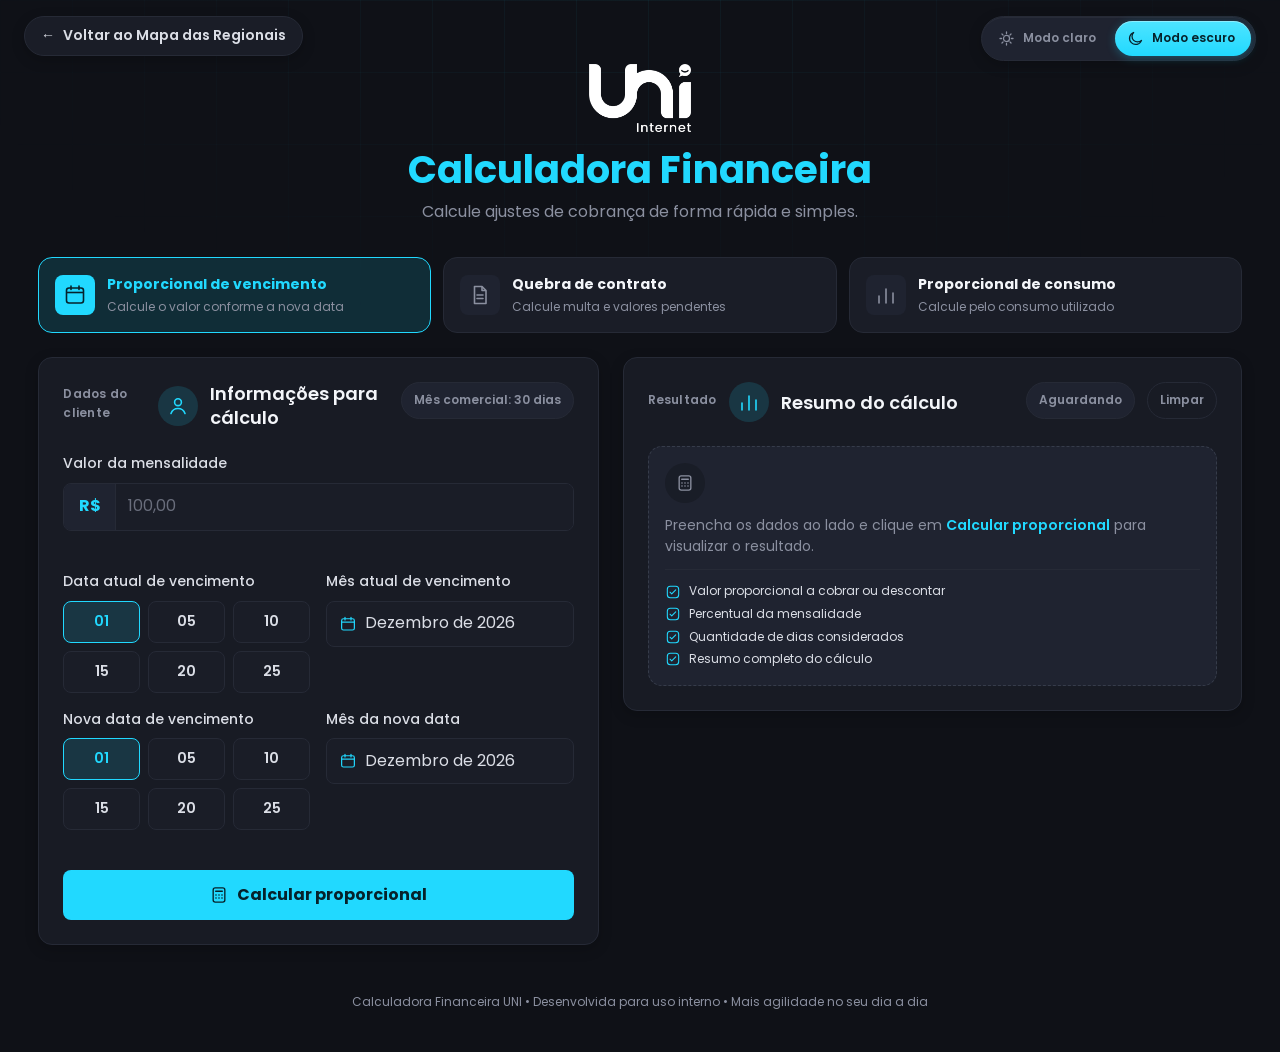
<file: docs/calculadora/index.html>
<!DOCTYPE html>
<html lang="pt-BR" data-theme="dark">
<head>
  <meta charset="UTF-8">
  <meta name="viewport" content="width=device-width, initial-scale=1.0">
  <meta name="description" content="Calculadora de acréscimos e descontos proporcionais para alteração de data de vencimento, multa por quebra de contrato e proporcional de consumo.">
  <title>Calculadora Financeira | Regionais UNI</title>
<link rel="icon" type="image/png" href="[data-uri]">  <link href="https://fonts.googleapis.com/css2?family=Poppins:wght@400;500;600;700;800&display=swap" rel="stylesheet">
  <link rel="stylesheet" href="style.css?v=5">
  <style>
    .header-logo {
      width: clamp(72px, 8vw, 108px);
      margin: 0 auto;
      display: flex;
      align-items: center;
      justify-content: center;
    }
    .header-logo img {
      width: 100%;
      height: auto;
      object-fit: contain;
      display: block;
    }
    [data-theme="dark"] .header-logo .logo-dark { display: block; }
    [data-theme="dark"] .header-logo .logo-light { display: none; }
    [data-theme="light"] .header-logo .logo-dark { display: none; }
    [data-theme="light"] .header-logo .logo-light { display: block; }
  </style>
</head>
<body>
  <button class="theme-toggle" onclick="toggleTheme()" type="button" aria-label="Alternar tema claro/escuro">
    <span class="theme-segment theme-segment-light" aria-hidden="true">
      <svg viewBox="0 0 24 24" fill="none">
        <circle cx="12" cy="12" r="4.3" stroke="currentColor" stroke-width="1.8"/>
        <path d="M12 2.8V5M12 19V21.2M21.2 12H19M5 12H2.8M18.4 5.6L16.8 7.2M7.2 16.8L5.6 18.4M18.4 18.4L16.8 16.8M7.2 7.2L5.6 5.6" stroke="currentColor" stroke-width="1.8" stroke-linecap="round"/>
      </svg>
      Modo claro
    </span>
    <span class="theme-segment theme-segment-dark" aria-hidden="true">
      <svg viewBox="0 0 24 24" fill="none">
        <path d="M20.5 14.6A8.7 8.7 0 1 1 9.4 3.5a7 7 0 0 0 11.1 11.1Z" stroke="currentColor" stroke-width="1.8" stroke-linejoin="round"/>
      </svg>
      Modo escuro
    </span>
    <span class="icon sr-only" id="themeIcon">&#9728;&#65039;</span>
    <span id="themeLabel" class="sr-only">Modo Claro</span>
  </button>

  <div class="page-shell">
    <header class="dashboard-header">
      <a class="back-link" href="../index.html">
        <span class="icon" aria-hidden="true">&#8592;</span> Voltar ao Mapa das Regionais
      </a>

      <div class="header-logo">
          <img src="[data-uri]" alt="UNI Internet" class="logo-dark">
          <img src="[data-uri]" alt="UNI Internet" class="logo-light">
        </div>

      <div class="header-copy">
        <h1>Calculadora Financeira</h1>
        <p>Calcule ajustes de cobrança de forma rápida e simples.</p>
      </div>
    </header>

    <div class="tab-bar" role="tablist">
      <button type="button" class="tab-button active" data-tab="due-date" role="tab" aria-selected="true" aria-controls="panel-due-date">
        <svg class="tab-icon" viewBox="0 0 24 24" fill="none" aria-hidden="true"><rect x="3.5" y="5" width="17" height="15" rx="2.5" stroke="currentColor" stroke-width="1.6"/><path d="M3.5 9.5H20.5" stroke="currentColor" stroke-width="1.6"/><path d="M8 3V6.5M16 3V6.5" stroke="currentColor" stroke-width="1.6" stroke-linecap="round"/></svg>
        <span class="tab-text">
          <span class="tab-title">Proporcional de vencimento</span>
          <span class="tab-desc">Calcule o valor conforme a nova data</span>
        </span>
      </button>
      <button type="button" class="tab-button" data-tab="contract-break" role="tab" aria-selected="false" aria-controls="panel-contract-break">
        <svg class="tab-icon" viewBox="0 0 24 24" fill="none" aria-hidden="true"><path d="M6.5 3.5H14L18 7.5V20.5H6.5V3.5Z" stroke="currentColor" stroke-width="1.6" stroke-linejoin="round"/><path d="M14 3.5V7.5H18" stroke="currentColor" stroke-width="1.6" stroke-linejoin="round"/><path d="M9 12H15M9 15.5H15" stroke="currentColor" stroke-width="1.6" stroke-linecap="round"/></svg>
        <span class="tab-text">
          <span class="tab-title">Quebra de contrato</span>
          <span class="tab-desc">Calcule multa e valores pendentes</span>
        </span>
      </button>
      <button type="button" class="tab-button" data-tab="consumption" role="tab" aria-selected="false" aria-controls="panel-consumption">
        <svg class="tab-icon" viewBox="0 0 24 24" fill="none" aria-hidden="true"><path d="M5 20V13M12 20V6M19 20V10" stroke="currentColor" stroke-width="1.6" stroke-linecap="round"/></svg>
        <span class="tab-text">
          <span class="tab-title">Proporcional de consumo</span>
          <span class="tab-desc">Calcule pelo consumo utilizado</span>
        </span>
      </button>
    </div>

    <main class="dashboard-grid" id="panel-due-date" data-tab-panel="due-date">
      <section class="panel input-panel" aria-labelledby="form-title">
        <div class="panel-heading">
          <div>
            <span class="section-label">Dados do cliente</span>
            <svg viewBox="0 0 24 24" fill="none" aria-hidden="true"><circle cx="12" cy="8.2" r="3.4" stroke="currentColor" stroke-width="1.6"/><path d="M5 19.5c1.2-3.4 4-5 7-5s5.8 1.6 7 5" stroke="currentColor" stroke-width="1.6" stroke-linecap="round"/></svg>
            <h2 id="form-title">Informações para cálculo</h2>
          </div>
          <span class="badge">Mês comercial: 30 dias</span>
        </div>

        <!-- Formulário principal: todo o cálculo acontece no navegador. -->
        <form id="calculator-form" novalidate>
          <div class="form-group">
            <label for="monthly-fee">Valor da mensalidade</label>
            <div class="currency-field">
              <span>R$</span>
              <input
                type="text"
                id="monthly-fee"
                name="monthlyFee"
                inputmode="decimal"
                autocomplete="off"
                placeholder="100,00"
                aria-describedby="monthly-fee-error"
              >
            </div>
            <small id="monthly-fee-error" class="error-message" aria-live="polite"></small>
          </div>

          <div class="form-row">
            <div class="form-group">
              <label for="current-due-day">Data atual de vencimento</label>
              <select id="current-due-day" name="currentDueDay">
                <option value="1">Dia 1</option>
                <option value="5">Dia 5</option>
                <option value="10">Dia 10</option>
                <option value="15">Dia 15</option>
                <option value="20">Dia 20</option>
                <option value="25">Dia 25</option>
              </select>
            </div>

            <div class="form-group">
              <label for="current-due-month">Mês atual de vencimento</label>
              <input
                type="month"
                id="current-due-month"
                name="currentDueMonth"
                aria-describedby="date-error"
                required
              >
            </div>
          </div>

          <div class="form-row">

            <div class="form-group">
              <label for="new-due-day">Nova data de vencimento</label>
              <select id="new-due-day" name="newDueDay">
                <option value="1">Dia 1</option>
                <option value="5">Dia 5</option>
                <option value="10">Dia 10</option>
                <option value="15">Dia 15</option>
                <option value="20">Dia 20</option>
                <option value="25">Dia 25</option>
              </select>
            </div>

            <div class="form-group">
              <label for="new-due-month">Mês da nova data</label>
              <input
                type="month"
                id="new-due-month"
                name="newDueMonth"
                aria-describedby="date-error"
                required
              >
            </div>
          </div>
          <small id="date-error" class="error-message" aria-live="polite"></small>

          <button type="submit" class="calculate-button">
            <svg viewBox="0 0 24 24" class="btn-icon" fill="none" aria-hidden="true"><rect x="5" y="3.5" width="14" height="17" rx="2.5" stroke="currentColor" stroke-width="1.6"/><path d="M8 7.5H16" stroke="currentColor" stroke-width="1.6" stroke-linecap="round"/><circle cx="8.4" cy="12" r="1" fill="currentColor"/><circle cx="12" cy="12" r="1" fill="currentColor"/><circle cx="15.6" cy="12" r="1" fill="currentColor"/><circle cx="8.4" cy="15.6" r="1" fill="currentColor"/><circle cx="12" cy="15.6" r="1" fill="currentColor"/><circle cx="15.6" cy="15.6" r="1" fill="currentColor"/></svg>
            Calcular proporcional
          </button>
        </form>
      </section>

      <section class="panel result-panel" aria-labelledby="result-title">
        <div class="panel-heading">
          <div>
            <span class="section-label">Resultado</span>
            <svg viewBox="0 0 24 24" fill="none" aria-hidden="true"><path d="M5 20V13M12 20V6M19 20V10" stroke="currentColor" stroke-width="1.6" stroke-linecap="round"/></svg>
            <h2 id="result-title">Resumo do cálculo</h2>
          </div>
          <div class="panel-heading-actions">
            <span id="result-status" class="status-pill status-neutral">Aguardando</span>
            <button type="button" class="clear-button" id="clear-due-date">Limpar</button>
          </div>
        </div>

        <div id="empty-state" class="empty-state">
          <div class="empty-icon" aria-hidden="true"><svg viewBox="0 0 24 24" fill="none" aria-hidden="true"><rect x="5" y="3.5" width="14" height="17" rx="2.5" stroke="currentColor" stroke-width="1.6"/><path d="M8 7.5H16" stroke="currentColor" stroke-width="1.6" stroke-linecap="round"/><circle cx="8.4" cy="12" r="1" fill="currentColor"/><circle cx="12" cy="12" r="1" fill="currentColor"/><circle cx="15.6" cy="12" r="1" fill="currentColor"/><circle cx="8.4" cy="15.6" r="1" fill="currentColor"/><circle cx="12" cy="15.6" r="1" fill="currentColor"/><circle cx="15.6" cy="15.6" r="1" fill="currentColor"/></svg></div>
          <p>Preencha os dados ao lado e clique em <strong>Calcular proporcional</strong> para visualizar o resultado.</p>
          <ul class="result-checklist">
            <li><svg viewBox="0 0 24 24" fill="none" aria-hidden="true"><rect x="3.5" y="3.5" width="17" height="17" rx="4.5" stroke="currentColor" stroke-width="1.6"/><path d="M7.5 12.3l2.6 2.6 6-6.2" stroke="currentColor" stroke-width="1.6" stroke-linecap="round" stroke-linejoin="round"/></svg><span>Valor proporcional a cobrar ou descontar</span></li>
            <li><svg viewBox="0 0 24 24" fill="none" aria-hidden="true"><rect x="3.5" y="3.5" width="17" height="17" rx="4.5" stroke="currentColor" stroke-width="1.6"/><path d="M7.5 12.3l2.6 2.6 6-6.2" stroke="currentColor" stroke-width="1.6" stroke-linecap="round" stroke-linejoin="round"/></svg><span>Percentual da mensalidade</span></li>
            <li><svg viewBox="0 0 24 24" fill="none" aria-hidden="true"><rect x="3.5" y="3.5" width="17" height="17" rx="4.5" stroke="currentColor" stroke-width="1.6"/><path d="M7.5 12.3l2.6 2.6 6-6.2" stroke="currentColor" stroke-width="1.6" stroke-linecap="round" stroke-linejoin="round"/></svg><span>Quantidade de dias considerados</span></li>
            <li><svg viewBox="0 0 24 24" fill="none" aria-hidden="true"><rect x="3.5" y="3.5" width="17" height="17" rx="4.5" stroke="currentColor" stroke-width="1.6"/><path d="M7.5 12.3l2.6 2.6 6-6.2" stroke="currentColor" stroke-width="1.6" stroke-linecap="round" stroke-linejoin="round"/></svg><span>Resumo completo do cálculo</span></li>
          </ul>
        </div>

        <!-- Card preenchido pelo JavaScript após um cálculo válido. -->
        <div id="result-content" class="result-content hidden" aria-live="polite">
          <div class="highlight-box">
            <span id="change-type-label">Tipo de alteração</span>
            <strong id="proportional-value">R$ 0,00</strong>
            <p id="result-message">Nenhum cálculo realizado.</p>
          </div>

          <div class="summary-grid">
            <div class="summary-item">
              <span class="summary-icon" aria-hidden="true">R$</span>
              <span>Valor da mensalidade</span>
              <strong id="summary-monthly-fee">R$ 0,00</strong>
            </div>
            <div class="summary-item">
              <span class="summary-icon" aria-hidden="true">01</span>
              <span>Data atual</span>
              <strong id="summary-current-day">Dia 1</strong>
            </div>
            <div class="summary-item">
              <span class="summary-icon" aria-hidden="true">25</span>
              <span>Nova data</span>
              <strong id="summary-new-day">Dia 1</strong>
            </div>
            <div class="summary-item">
              <span class="summary-icon" aria-hidden="true">D</span>
              <span>Diferença de dias</span>
              <strong id="summary-day-difference">0 dias</strong>
            </div>
            <div class="summary-item">
              <span class="summary-icon" aria-hidden="true">/30</span>
              <span>Valor diário</span>
              <strong id="summary-daily-value">R$ 0,00</strong>
            </div>
            <div class="summary-item">
              <span class="summary-icon" aria-hidden="true">=</span>
              <span>Tipo de alteração</span>
              <strong id="summary-change-type">Sem alteração</strong>
            </div>
            <div class="summary-item full-width">
              <span class="summary-icon" aria-hidden="true">VF</span>
              <span>Valor do ajuste estimado</span>
              <strong id="summary-final-value">R$ 0,00</strong>
            </div>
          </div>
        </div>
      </section>
    </main>

    <main class="dashboard-grid hidden" id="panel-contract-break" data-tab-panel="contract-break">
      <section class="panel input-panel" aria-labelledby="contract-form-title">
        <div class="panel-heading">
          <div>
            <span class="section-label">Dados do contrato</span>
            <svg viewBox="0 0 24 24" fill="none" aria-hidden="true"><path d="M6.5 3.5H14L18 7.5V20.5H6.5V3.5Z" stroke="currentColor" stroke-width="1.6" stroke-linejoin="round"/><path d="M14 3.5V7.5H18" stroke="currentColor" stroke-width="1.6" stroke-linejoin="round"/></svg>
            <h2 id="contract-form-title">Informações para cálculo</h2>
          </div>
          <span class="badge">Vigência: 12 meses</span>
        </div>

        <form id="contract-form" novalidate>
          <div class="form-group" id="custom-value-group">
            <label for="custom-contract-value">Valor de referência da quebra de contrato</label>
            <div class="currency-field">
              <span>R$</span>
              <input
                type="text"
                id="custom-contract-value"
                name="customContractValue"
                inputmode="decimal"
                autocomplete="off"
                placeholder="100,00"
              >
            </div>
            <select id="contract-value-select" name="contractValueOption" class="sr-only" tabindex="-1">
              <option value="custom" selected>Outro valor</option>
            </select>
          </div>
          <small id="contract-value-error" class="error-message" aria-live="polite"></small>

          <div class="form-row">
            <div class="form-group">
              <label for="signing-date">Data de assinatura do contrato</label>
              <input
                type="date"
                id="signing-date"
                data-placeholder="Selecionar data de assinatura"
                name="signingDate"
                aria-describedby="contract-date-error"
                required
              >
            </div>

            <div class="form-group">
              <label for="contract-due-day">Dia de vencimento da mensalidade</label>
              <select id="contract-due-day" name="contractDueDay">
                <option value="1">Dia 1</option>
                <option value="5">Dia 5</option>
                <option value="10">Dia 10</option>
                <option value="15">Dia 15</option>
                <option value="20">Dia 20</option>
                <option value="25">Dia 25</option>
              </select>
            </div>
          </div>

          <div class="form-group">
            <label for="reference-month">Mês de referência do cálculo (ex.: mês do cancelamento)</label>
            <input
              type="month"
              id="reference-month"
              name="referenceMonth"
              aria-describedby="contract-date-error"
              required
            >
          </div>
          <small id="contract-date-error" class="error-message" aria-live="polite"></small>

          <button type="submit" class="calculate-button">
            <svg viewBox="0 0 24 24" class="btn-icon" fill="none" aria-hidden="true"><rect x="5" y="3.5" width="14" height="17" rx="2.5" stroke="currentColor" stroke-width="1.6"/><path d="M8 7.5H16" stroke="currentColor" stroke-width="1.6" stroke-linecap="round"/><circle cx="8.4" cy="12" r="1" fill="currentColor"/><circle cx="12" cy="12" r="1" fill="currentColor"/><circle cx="15.6" cy="12" r="1" fill="currentColor"/><circle cx="8.4" cy="15.6" r="1" fill="currentColor"/><circle cx="12" cy="15.6" r="1" fill="currentColor"/><circle cx="15.6" cy="15.6" r="1" fill="currentColor"/></svg>
            Calcular quebra de contrato
          </button>
        </form>
      </section>

      <section class="panel result-panel" aria-labelledby="contract-result-title">
        <div class="panel-heading">
          <div>
            <span class="section-label">Resultado</span>
            <svg viewBox="0 0 24 24" fill="none" aria-hidden="true"><path d="M5 20V13M12 20V6M19 20V10" stroke="currentColor" stroke-width="1.6" stroke-linecap="round"/></svg>
            <h2 id="contract-result-title">Resumo da multa</h2>
          </div>
          <div class="panel-heading-actions">
            <span id="contract-result-status" class="status-pill status-neutral">Aguardando</span>
            <button type="button" class="clear-button" id="clear-contract">Limpar</button>
          </div>
        </div>

        <div id="contract-empty-state" class="empty-state">
          <div class="empty-icon" aria-hidden="true"><svg viewBox="0 0 24 24" fill="none" aria-hidden="true"><rect x="5" y="3.5" width="14" height="17" rx="2.5" stroke="currentColor" stroke-width="1.6"/><path d="M8 7.5H16" stroke="currentColor" stroke-width="1.6" stroke-linecap="round"/><circle cx="8.4" cy="12" r="1" fill="currentColor"/><circle cx="12" cy="12" r="1" fill="currentColor"/><circle cx="15.6" cy="12" r="1" fill="currentColor"/><circle cx="8.4" cy="15.6" r="1" fill="currentColor"/><circle cx="12" cy="15.6" r="1" fill="currentColor"/><circle cx="15.6" cy="15.6" r="1" fill="currentColor"/></svg></div>
          <p>Preencha os dados ao lado e clique em <strong>Calcular quebra de contrato</strong> para visualizar o resultado.</p>
          <ul class="result-checklist">
            <li><svg viewBox="0 0 24 24" fill="none" aria-hidden="true"><rect x="3.5" y="3.5" width="17" height="17" rx="4.5" stroke="currentColor" stroke-width="1.6"/><path d="M7.5 12.3l2.6 2.6 6-6.2" stroke="currentColor" stroke-width="1.6" stroke-linecap="round" stroke-linejoin="round"/></svg><span>Valor da multa proporcional</span></li>
            <li><svg viewBox="0 0 24 24" fill="none" aria-hidden="true"><rect x="3.5" y="3.5" width="17" height="17" rx="4.5" stroke="currentColor" stroke-width="1.6"/><path d="M7.5 12.3l2.6 2.6 6-6.2" stroke="currentColor" stroke-width="1.6" stroke-linecap="round" stroke-linejoin="round"/></svg><span>Meses já cumpridos de contrato</span></li>
            <li><svg viewBox="0 0 24 24" fill="none" aria-hidden="true"><rect x="3.5" y="3.5" width="17" height="17" rx="4.5" stroke="currentColor" stroke-width="1.6"/><path d="M7.5 12.3l2.6 2.6 6-6.2" stroke="currentColor" stroke-width="1.6" stroke-linecap="round" stroke-linejoin="round"/></svg><span>Meses restantes até o fim da vigência</span></li>
            <li><svg viewBox="0 0 24 24" fill="none" aria-hidden="true"><rect x="3.5" y="3.5" width="17" height="17" rx="4.5" stroke="currentColor" stroke-width="1.6"/><path d="M7.5 12.3l2.6 2.6 6-6.2" stroke="currentColor" stroke-width="1.6" stroke-linecap="round" stroke-linejoin="round"/></svg><span>Resumo completo do cálculo</span></li>
          </ul>
        </div>

        <div id="contract-result-content" class="result-content hidden" aria-live="polite">
          <div class="highlight-box">
            <span id="contract-highlight-label">Valor da multa</span>
            <strong id="contract-final-value">R$ 0,00</strong>
            <p id="contract-result-message">Nenhum cálculo realizado.</p>
          </div>

          <div class="summary-grid">
            <div class="summary-item">
              <span class="summary-icon" aria-hidden="true">R$</span>
              <span>Valor de referência</span>
              <strong id="contract-summary-reference-value">R$ 0,00</strong>
            </div>
            <div class="summary-item">
              <span class="summary-icon" aria-hidden="true">AS</span>
              <span>Assinatura do contrato</span>
              <strong id="contract-summary-signing-date">-</strong>
            </div>
            <div class="summary-item">
              <span class="summary-icon" aria-hidden="true">VC</span>
              <span>Dia de vencimento</span>
              <strong id="contract-summary-due-day">-</strong>
            </div>
            <div class="summary-item">
              <span class="summary-icon" aria-hidden="true">MR</span>
              <span>Mês de referência</span>
              <strong id="contract-summary-reference-month">-</strong>
            </div>
            <div class="summary-item">
              <span class="summary-icon" aria-hidden="true">MC</span>
              <span>Meses cumpridos</span>
              <strong id="contract-summary-months-completed">0 de 12</strong>
            </div>
            <div class="summary-item">
              <span class="summary-icon" aria-hidden="true">MF</span>
              <span>Meses restantes</span>
              <strong id="contract-summary-months-remaining">0 de 12</strong>
            </div>
            <div class="summary-item full-width">
              <span class="summary-icon" aria-hidden="true">VF</span>
              <span>Valor final da multa</span>
              <strong id="contract-summary-final-value">R$ 0,00</strong>
            </div>
          </div>
        </div>
      </section>
    </main>

    <main class="dashboard-grid hidden" id="panel-consumption" data-tab-panel="consumption">
      <section class="panel input-panel" aria-labelledby="consumption-form-title">
        <div class="panel-heading">
          <div>
            <span class="section-label">Dados do consumo</span>
            <svg viewBox="0 0 24 24" fill="none" aria-hidden="true"><circle cx="12" cy="8.2" r="3.4" stroke="currentColor" stroke-width="1.6"/><path d="M5 19.5c1.2-3.4 4-5 7-5s5.8 1.6 7 5" stroke="currentColor" stroke-width="1.6" stroke-linecap="round"/></svg>
            <h2 id="consumption-form-title">Informações para cálculo</h2>
          </div>
          <span class="badge">Mês comercial: 30 dias</span>
        </div>

        <form id="consumption-form" novalidate>
          <div class="form-group">
            <label for="consumption-monthly-fee">Valor da mensalidade</label>
            <div class="currency-field">
              <span>R$</span>
              <input
                type="text"
                id="consumption-monthly-fee"
                name="consumptionMonthlyFee"
                inputmode="decimal"
                autocomplete="off"
                placeholder="100,00"
                aria-describedby="consumption-monthly-fee-error"
              >
            </div>
            <small id="consumption-monthly-fee-error" class="error-message" aria-live="polite"></small>
          </div>

          <div class="form-group radio-group">
            <span class="radio-group-label">Cliente teve consumo até a data do cancelamento?</span>
            <div class="radio-options">
              <label class="radio-option">
                <input type="radio" id="consumption-match-yes" name="consumptionMatch" value="yes" checked>
                <span>Sim — seguir com o cálculo pela data da solicitação</span>
              </label>
              <label class="radio-option">
                <input type="radio" id="consumption-match-no" name="consumptionMatch" value="no">
                <span>Não — informar o período de consumo manualmente</span>
              </label>
            </div>
          </div>

          <div class="form-row form-row-aligned-labels" id="consumption-request-dates">
            <div class="form-group">
              <label for="cancellation-date">Data da solicitação de cancelamento</label>
              <input
                type="date"
                id="cancellation-date"
                data-placeholder="Data da solicitação"
                name="cancellationDate"
                aria-describedby="consumption-date-error"
              >
            </div>

            <div class="form-group">
              <label for="next-invoice-date">Data do próximo boleto</label>
              <input
                type="date"
                id="next-invoice-date"
                data-placeholder="Data do próximo boleto"
                name="nextInvoiceDate"
                aria-describedby="consumption-date-error"
              >
            </div>
          </div>

          <div class="form-row form-row-aligned-labels hidden" id="consumption-manual-dates">
            <div class="form-group">
              <label for="last-due-date">Data do último boleto pago</label>
              <input
                type="date"
                id="last-due-date"
                data-placeholder="Data do último boleto pago"
                name="lastDueDate"
                aria-describedby="consumption-date-error"
              >
            </div>

            <div class="form-group">
              <label for="last-consumption-date">Último dia de consumo</label>
              <input
                type="date"
                id="last-consumption-date"
                data-placeholder="Último dia de consumo"
                name="lastConsumptionDate"
                aria-describedby="consumption-date-error"
              >
            </div>
          </div>
          <small id="consumption-date-error" class="error-message" aria-live="polite"></small>

          <button type="submit" class="calculate-button">
            <svg viewBox="0 0 24 24" class="btn-icon" fill="none" aria-hidden="true"><rect x="5" y="3.5" width="14" height="17" rx="2.5" stroke="currentColor" stroke-width="1.6"/><path d="M8 7.5H16" stroke="currentColor" stroke-width="1.6" stroke-linecap="round"/><circle cx="8.4" cy="12" r="1" fill="currentColor"/><circle cx="12" cy="12" r="1" fill="currentColor"/><circle cx="15.6" cy="12" r="1" fill="currentColor"/><circle cx="8.4" cy="15.6" r="1" fill="currentColor"/><circle cx="12" cy="15.6" r="1" fill="currentColor"/><circle cx="15.6" cy="15.6" r="1" fill="currentColor"/></svg>
            Calcular proporcional
          </button>
        </form>
      </section>

      <section class="panel result-panel" aria-labelledby="consumption-result-title">
        <div class="panel-heading">
          <div>
            <span class="section-label">Resultado</span>
            <svg viewBox="0 0 24 24" fill="none" aria-hidden="true"><path d="M5 20V13M12 20V6M19 20V10" stroke="currentColor" stroke-width="1.6" stroke-linecap="round"/></svg>
            <h2 id="consumption-result-title">Resumo do proporcional</h2>
          </div>
          <div class="panel-heading-actions">
            <span id="consumption-result-status" class="status-pill status-neutral">Aguardando</span>
            <button type="button" class="clear-button" id="clear-consumption">Limpar</button>
          </div>
        </div>

        <div id="consumption-empty-state" class="empty-state">
          <div class="empty-icon" aria-hidden="true"><svg viewBox="0 0 24 24" fill="none" aria-hidden="true"><rect x="5" y="3.5" width="14" height="17" rx="2.5" stroke="currentColor" stroke-width="1.6"/><path d="M8 7.5H16" stroke="currentColor" stroke-width="1.6" stroke-linecap="round"/><circle cx="8.4" cy="12" r="1" fill="currentColor"/><circle cx="12" cy="12" r="1" fill="currentColor"/><circle cx="15.6" cy="12" r="1" fill="currentColor"/><circle cx="8.4" cy="15.6" r="1" fill="currentColor"/><circle cx="12" cy="15.6" r="1" fill="currentColor"/><circle cx="15.6" cy="15.6" r="1" fill="currentColor"/></svg></div>
          <p>Preencha os dados ao lado e clique em <strong>Calcular proporcional</strong> para visualizar o resultado.</p>
          <ul class="result-checklist">
            <li><svg viewBox="0 0 24 24" fill="none" aria-hidden="true"><rect x="3.5" y="3.5" width="17" height="17" rx="4.5" stroke="currentColor" stroke-width="1.6"/><path d="M7.5 12.3l2.6 2.6 6-6.2" stroke="currentColor" stroke-width="1.6" stroke-linecap="round" stroke-linejoin="round"/></svg><span>Valor proporcional de consumo</span></li>
            <li><svg viewBox="0 0 24 24" fill="none" aria-hidden="true"><rect x="3.5" y="3.5" width="17" height="17" rx="4.5" stroke="currentColor" stroke-width="1.6"/><path d="M7.5 12.3l2.6 2.6 6-6.2" stroke="currentColor" stroke-width="1.6" stroke-linecap="round" stroke-linejoin="round"/></svg><span>Dias consumidos no ciclo</span></li>
            <li><svg viewBox="0 0 24 24" fill="none" aria-hidden="true"><rect x="3.5" y="3.5" width="17" height="17" rx="4.5" stroke="currentColor" stroke-width="1.6"/><path d="M7.5 12.3l2.6 2.6 6-6.2" stroke="currentColor" stroke-width="1.6" stroke-linecap="round" stroke-linejoin="round"/></svg><span>Dias restantes do ciclo</span></li>
            <li><svg viewBox="0 0 24 24" fill="none" aria-hidden="true"><rect x="3.5" y="3.5" width="17" height="17" rx="4.5" stroke="currentColor" stroke-width="1.6"/><path d="M7.5 12.3l2.6 2.6 6-6.2" stroke="currentColor" stroke-width="1.6" stroke-linecap="round" stroke-linejoin="round"/></svg><span>Resumo completo do cálculo</span></li>
          </ul>
        </div>

        <div id="consumption-result-content" class="result-content hidden" aria-live="polite">
          <div class="highlight-box">
            <span id="consumption-highlight-label">Valor proporcional de consumo</span>
            <strong id="consumption-final-value">R$ 0,00</strong>
            <p id="consumption-result-message">Nenhum cálculo realizado.</p>
          </div>

          <div class="summary-grid">
            <div class="summary-item">
              <span class="summary-icon" aria-hidden="true">R$</span>
              <span>Valor da mensalidade</span>
              <strong id="consumption-summary-monthly-fee">R$ 0,00</strong>
            </div>
            <div class="summary-item">
              <span class="summary-icon" id="consumption-summary-start-icon" aria-hidden="true">CA</span>
              <span id="consumption-summary-start-label">Cancelamento</span>
              <strong id="consumption-summary-cancellation-date">-</strong>
            </div>
            <div class="summary-item">
              <span class="summary-icon" id="consumption-summary-end-icon" aria-hidden="true">PB</span>
              <span id="consumption-summary-end-label">Próximo boleto</span>
              <strong id="consumption-summary-next-invoice-date">-</strong>
            </div>
            <div class="summary-item">
              <span class="summary-icon" aria-hidden="true">DC</span>
              <span>Dias consumidos</span>
              <strong id="consumption-summary-days-consumed">0 dias</strong>
            </div>
            <div class="summary-item">
              <span class="summary-icon" aria-hidden="true">DR</span>
              <span id="consumption-summary-remaining-label">Dias restantes até o boleto</span>
              <strong id="consumption-summary-days-remaining">0 dias</strong>
            </div>
            <div class="summary-item">
              <span class="summary-icon" aria-hidden="true">/30</span>
              <span>Valor diário</span>
              <strong id="consumption-summary-daily-value">R$ 0,00</strong>
            </div>
            <div class="summary-item full-width">
              <span class="summary-icon" aria-hidden="true">VF</span>
              <span>Valor proporcional de consumo</span>
              <strong id="consumption-summary-final-value">R$ 0,00</strong>
            </div>
          </div>
        </div>
      </section>
    </main>

    <footer class="dashboard-footer">
      Calculadora Financeira UNI &bull; Desenvolvida para uso interno &bull; Mais agilidade no seu dia a dia
    </footer>
  </div>

  <script>
    function toggleTheme() {
      const html = document.documentElement;
      const icon = document.getElementById('themeIcon');
      const label = document.getElementById('themeLabel');
      if (html.getAttribute('data-theme') === 'dark') {
        html.setAttribute('data-theme', 'light');
        icon.textContent = '🌙';
        label.textContent = 'Modo Escuro';
      } else {
        html.setAttribute('data-theme', 'dark');
        icon.textContent = '☀️';
        label.textContent = 'Modo Claro';
      }
    }
  </script>
  <script src="tabs.js?v=5"></script>
  <script src="script.js?v=5"></script>
  <script src="contract-break.js?v=5"></script>
  <script src="consumption.js?v=5"></script>
  <script src="datepicker.js?v=5"></script>
</body>
</html>
</file>
<file: calculadora/style.css>
:root {
  color-scheme: light;
  --bg: #f4f7fb;
  --bg-strong: #e8f1ff;
  --surface: #ffffff;
  --surface-raised: rgba(255, 255, 255, 0.92);
  --surface-soft: #f7faff;
  --primary: #155ee8;
  --primary-hover: #0f47b3;
  --primary-soft: #e4efff;
  --primary-ring: rgba(21, 94, 232, 0.16);
  --text: #172033;
  --heading: #0f172a;
  --muted: #667085;
  --border: #d9e2ef;
  --border-strong: #c5d2e4;
  --success: #087f5b;
  --success-bg: #def7ec;
  --success-border: #9de6c8;
  --danger: #b42318;
  --danger-bg: #fee4e2;
  --danger-border: #f7b7b2;
  --warning: #946200;
  --warning-bg: #fff2cc;
  --warning-border: #f4d27b;
  --shadow: 0 22px 55px rgba(15, 40, 80, 0.12);
  --shadow-soft: 0 12px 26px rgba(15, 40, 80, 0.08);
  --radius: 8px;
}

* {
  box-sizing: border-box;
}

html {
  min-width: 320px;
}

body {
  margin: 0;
  min-height: 100vh;
  background:
    linear-gradient(180deg, var(--bg-strong) 0%, var(--bg) 44%),
    var(--bg);
  color: var(--text);
  font-family: Inter, "Segoe UI", Arial, Helvetica, sans-serif;
  line-height: 1.5;
  transition: background-color 0.35s ease, color 0.35s ease;
}

body::before {
  content: "";
  position: fixed;
  inset: 0;
  pointer-events: none;
  background:
    linear-gradient(90deg, rgba(21, 94, 232, 0.07) 1px, transparent 1px),
    linear-gradient(180deg, rgba(21, 94, 232, 0.06) 1px, transparent 1px);
  background-size: 72px 72px;
  mask-image: linear-gradient(180deg, #000 0%, transparent 72%);
}

button,
input,
select {
  font: inherit;
}

button {
  border: 0;
}

.page-shell {
  position: relative;
  width: min(1180px, calc(100% - 32px));
  margin: 0 auto;
  padding: 38px 0 24px;
}

.dashboard-header {
  display: flex;
  align-items: flex-start;
  justify-content: space-between;
  gap: 24px;
  padding: 28px 0 26px;
}

.header-copy {
  max-width: 850px;
}

.eyebrow,
.section-label {
  display: inline-flex;
  align-items: center;
  gap: 8px;
  color: var(--primary);
  font-size: 0.76rem;
  font-weight: 800;
  letter-spacing: 0.08em;
  margin-bottom: 8px;
  text-transform: uppercase;
}

.eyebrow::before,
.section-label::before {
  content: "";
  width: 8px;
  height: 8px;
  border-radius: 50%;
  background: var(--primary);
  box-shadow: 0 0 0 4px var(--primary-soft);
}

.dashboard-header h1 {
  margin: 0;
  color: var(--heading);
  font-size: clamp(2rem, 4vw, 3.35rem);
  letter-spacing: 0;
  line-height: 1.05;
}

.dashboard-header p {
  max-width: 690px;
  margin: 15px 0 0;
  color: var(--muted);
  font-size: 1.08rem;
}

.tab-bar {
  display: flex;
  gap: 8px;
  margin-bottom: 20px;
  padding: 6px;
  border: 1px solid var(--border);
  border-radius: var(--radius);
  background: var(--surface-soft);
  width: fit-content;
}

.tab-button {
  border-radius: calc(var(--radius) - 2px);
  padding: 10px 18px;
  background: transparent;
  color: var(--muted);
  font-weight: 800;
  font-size: 0.92rem;
  cursor: pointer;
  transition: background 0.2s ease, color 0.2s ease, box-shadow 0.2s ease;
}

.tab-button:hover {
  color: var(--heading);
}

.tab-button.active {
  background: var(--surface);
  color: var(--primary);
  box-shadow: var(--shadow-soft);
}

.dashboard-grid {
  display: grid;
  grid-template-columns: minmax(0, 0.92fr) minmax(380px, 1.08fr);
  gap: 24px;
  align-items: start;
}

.panel {
  background: var(--surface-raised);
  border: 1px solid var(--border);
  border-radius: var(--radius);
  box-shadow: var(--shadow);
  padding: 26px;
  backdrop-filter: blur(14px);
  transition: transform 0.22s ease, box-shadow 0.25s ease, border-color 0.25s ease, background 0.35s ease;
}

.panel:hover {
  border-color: var(--border-strong);
  box-shadow: 0 26px 65px rgba(15, 40, 80, 0.15);
  transform: translateY(-2px);
}

.panel-heading {
  display: flex;
  align-items: flex-start;
  justify-content: space-between;
  gap: 18px;
  margin-bottom: 24px;
}

.panel-heading h2 {
  margin: 0;
  color: var(--heading);
  font-size: 1.28rem;
  line-height: 1.2;
}

.badge,
.status-pill {
  flex: 0 0 auto;
  border: 1px solid transparent;
  border-radius: 999px;
  font-size: 0.76rem;
  font-weight: 800;
  padding: 8px 11px;
  white-space: nowrap;
}

.badge {
  background: var(--primary-soft);
  border-color: rgba(21, 94, 232, 0.12);
  color: var(--primary);
}

.status-neutral {
  background: var(--surface-soft);
  border-color: var(--border);
  color: var(--muted);
}

.status-addition {
  background: var(--success-bg);
  border-color: var(--success-border);
  color: var(--success);
}

.status-discount {
  background: var(--danger-bg);
  border-color: var(--danger-border);
  color: var(--danger);
}

.status-none {
  background: var(--warning-bg);
  border-color: var(--warning-border);
  color: var(--warning);
}

.form-group {
  margin-bottom: 20px;
}

.form-row {
  display: grid;
  grid-template-columns: 1fr 1fr;
  gap: 16px;
}

label {
  display: block;
  margin-bottom: 8px;
  color: var(--text);
  font-size: 0.92rem;
  font-weight: 800;
}

.currency-field {
  display: flex;
  align-items: center;
  overflow: hidden;
  border: 1px solid var(--border);
  border-radius: var(--radius);
  background: var(--surface);
  transition: border-color 0.2s ease, box-shadow 0.2s ease, background 0.35s ease;
}

.currency-field:focus-within,
select:focus {
  border-color: var(--primary);
  box-shadow: 0 0 0 4px var(--primary-ring);
  outline: none;
}

.currency-field span {
  align-self: stretch;
  display: grid;
  place-items: center;
  min-width: 56px;
  background: var(--surface-soft);
  border-right: 1px solid var(--border);
  color: var(--primary);
  font-weight: 900;
  transition: background 0.35s ease, border-color 0.35s ease;
}

input,
select {
  width: 100%;
  min-height: 50px;
  border: 1px solid var(--border);
  border-radius: var(--radius);
  background-color: var(--surface);
  color: var(--text);
  padding: 0 14px;
  transition: border-color 0.2s ease, box-shadow 0.2s ease, background-color 0.35s ease, color 0.35s ease;
}

input::placeholder {
  color: var(--muted);
  opacity: 0.72;
}

.currency-field input {
  border: 0;
  border-radius: 0;
}

.currency-field input:focus {
  outline: none;
}

select {
  appearance: none;
  background-image:
    linear-gradient(45deg, transparent 50%, var(--muted) 50%),
    linear-gradient(135deg, var(--muted) 50%, transparent 50%);
  background-position:
    calc(100% - 18px) 22px,
    calc(100% - 12px) 22px;
  background-size: 6px 6px;
  background-repeat: no-repeat;
  cursor: pointer;
}

.error-message {
  display: block;
  min-height: 20px;
  margin-top: 7px;
  color: var(--danger);
  font-size: 0.85rem;
  font-weight: 800;
}

.calculate-button {
  display: inline-flex;
  align-items: center;
  justify-content: center;
  gap: 10px;
  width: 100%;
  min-height: 54px;
  border-radius: var(--radius);
  background: linear-gradient(135deg, var(--primary), var(--primary-hover));
  color: #ffffff;
  cursor: pointer;
  font-weight: 900;
  letter-spacing: 0;
  box-shadow: 0 15px 30px rgba(21, 94, 232, 0.28);
  transition: transform 0.2s ease, box-shadow 0.22s ease, filter 0.22s ease;
}

.calculate-button span {
  display: grid;
  width: 26px;
  height: 26px;
  place-items: center;
  border-radius: 50%;
  background: rgba(255, 255, 255, 0.18);
  font-weight: 900;
}

.calculate-button:hover {
  filter: brightness(1.04);
  transform: translateY(-2px);
  box-shadow: 0 18px 34px rgba(21, 94, 232, 0.34);
}

.calculate-button:active {
  transform: translateY(0);
}

.result-panel {
  position: sticky;
  top: 20px;
}

.empty-state {
  display: grid;
  min-height: 342px;
  place-items: center;
  padding: 30px;
  border: 1px dashed var(--border-strong);
  border-radius: var(--radius);
  background: var(--surface-soft);
  color: var(--muted);
  text-align: center;
  transition: background 0.35s ease, border-color 0.35s ease;
}

.empty-icon {
  display: grid;
  width: 76px;
  height: 76px;
  margin: 0 auto 16px;
  place-items: center;
  border-radius: 50%;
  background: var(--primary-soft);
  color: var(--primary);
  font-size: 2rem;
  font-weight: 900;
}

.empty-state p {
  max-width: 360px;
  margin: 0;
}

.hidden {
  display: none;
}

.highlight-box {
  position: relative;
  overflow: hidden;
  margin-bottom: 18px;
  padding: 24px;
  border: 1px solid rgba(255, 255, 255, 0.16);
  border-radius: var(--radius);
  background: linear-gradient(135deg, #0f47b3, #155ee8);
  color: #ffffff;
  box-shadow: 0 18px 34px rgba(21, 94, 232, 0.24);
  transition: background 0.35s ease, box-shadow 0.35s ease;
}

.highlight-box::after {
  content: "";
  position: absolute;
  right: 22px;
  top: 22px;
  width: 46px;
  height: 46px;
  border: 1px solid rgba(255, 255, 255, 0.22);
  border-radius: 50%;
  background: rgba(255, 255, 255, 0.09);
}

.result-content.change-addition .highlight-box {
  background: linear-gradient(135deg, #076448, #0f9f70);
  box-shadow: 0 18px 34px rgba(8, 127, 91, 0.24);
}

.result-content.change-discount .highlight-box {
  background: linear-gradient(135deg, #8f1e16, #d93a2f);
  box-shadow: 0 18px 34px rgba(180, 35, 24, 0.23);
}

.result-content.change-none .highlight-box {
  background: linear-gradient(135deg, #755100, #b17900);
  box-shadow: 0 18px 34px rgba(148, 98, 0, 0.2);
}

.highlight-box span {
  display: block;
  max-width: calc(100% - 70px);
  font-size: 0.83rem;
  font-weight: 800;
  opacity: 0.9;
  text-transform: uppercase;
}

.highlight-box strong {
  display: block;
  margin-top: 10px;
  font-size: clamp(2.15rem, 5vw, 3.25rem);
  letter-spacing: 0;
  line-height: 1;
}

.highlight-box p {
  max-width: 520px;
  margin: 13px 0 0;
  color: rgba(255, 255, 255, 0.91);
}

.summary-grid {
  display: grid;
  grid-template-columns: 1fr 1fr;
  gap: 12px;
}

.summary-item {
  position: relative;
  min-height: 102px;
  padding: 16px;
  border: 1px solid var(--border);
  border-radius: var(--radius);
  background: var(--surface);
  overflow: hidden;
  transition: transform 0.2s ease, border-color 0.22s ease, background 0.35s ease, box-shadow 0.22s ease;
}

.summary-item:hover {
  border-color: var(--primary);
  box-shadow: var(--shadow-soft);
  transform: translateY(-2px);
}

.summary-icon {
  display: inline-grid;
  min-width: 34px;
  height: 28px;
  place-items: center;
  margin-bottom: 10px;
  padding: 0 8px;
  border-radius: 999px;
  background: var(--primary-soft);
  color: var(--primary);
  font-size: 0.72rem;
  font-weight: 900;
}

.summary-item > span:not(.summary-icon) {
  display: block;
  color: var(--muted);
  font-size: 0.83rem;
  font-weight: 800;
}

.summary-item strong {
  display: block;
  margin-top: 7px;
  color: var(--heading);
  font-size: 1.04rem;
  overflow-wrap: anywhere;
}

.summary-item.full-width {
  grid-column: 1 / -1;
  background: var(--surface-soft);
  border-color: var(--border-strong);
}

.summary-item.full-width strong {
  color: var(--primary);
  font-size: 1.42rem;
}

.dashboard-footer {
  margin-top: 28px;
  padding: 20px 0 4px;
  color: var(--muted);
  font-size: 0.92rem;
  text-align: center;
}

@media (max-width: 900px) {
  .page-shell {
    width: min(100% - 24px, 720px);
    padding-top: 18px;
  }

  .dashboard-header {
    display: grid;
    padding-top: 18px;
  }

  .dashboard-grid {
    grid-template-columns: 1fr;
  }

  .result-panel {
    position: static;
  }
}

@media (max-width: 560px) {
  .page-shell {
    width: min(100% - 20px, 520px);
  }

  .dashboard-header h1 {
    font-size: 2rem;
  }

  .dashboard-header p {
    font-size: 1rem;
  }

  .tab-bar {
    width: 100%;
  }

  .tab-button {
    flex: 1;
    padding: 10px 8px;
    font-size: 0.82rem;
  }

  .panel {
    padding: 20px;
  }

  .panel-heading,
  .form-row,
  .summary-grid {
    grid-template-columns: 1fr;
  }

  .panel-heading {
    display: grid;
  }

  .badge,
  .status-pill {
    justify-self: start;
    white-space: normal;
  }

  .highlight-box {
    padding: 22px 20px;
  }

  .highlight-box::after {
    width: 36px;
    height: 36px;
  }

  .highlight-box span {
    max-width: calc(100% - 54px);
  }

  .summary-item.full-width {
    grid-column: auto;
  }
}
</file>
<file: docs/calculadora/style.css>
:root {
  --bg: #0f1117;
  --bg-strong: #161922;
  --surface: #1a1d27;
  --surface-raised: rgba(26, 29, 39, 0.92);
  --surface-soft: #1f2330;
  --primary: #21d9ff;
  --primary-hover: #4ee4ff;
  --primary-soft: rgba(33, 217, 255, 0.14);
  --primary-ring: rgba(33, 217, 255, 0.28);
  --text: #dbdee6;
  --heading: #f4f6fa;
  --muted: #8b90a0;
  --border: #262a36;
  --border-strong: #363c4a;
  --success: #34d399;
  --success-bg: rgba(52, 211, 153, 0.1);
  --success-border: rgba(52, 211, 153, 0.18);
  --danger: #f87171;
  --danger-bg: rgba(248, 113, 113, 0.1);
  --danger-border: rgba(248, 113, 113, 0.2);
  --warning: #fbbf24;
  --warning-bg: rgba(251, 191, 36, 0.1);
  --warning-border: rgba(251, 191, 36, 0.2);
  --shadow: 0 10px 28px rgba(0, 0, 0, 0.28);
  --shadow-soft: 0 4px 14px rgba(0, 0, 0, 0.2);
  --radius-sm: 8px;
  --radius: 14px;
  --radius-pill: 999px;

  --space-1: 4px;
  --space-2: 8px;
  --space-3: 12px;
  --space-4: 16px;
  --space-5: 24px;
  --space-6: 32px;
  --space-7: 48px;

  --fs-2xs: 0.75rem;
  --fs-xs: 0.875rem;
  --fs-sm: 1rem;
  --fs-md: 1.125rem;
  --fs-lg: 1.5rem;
  --fs-xl: clamp(1.9rem, 3vw, 2.6rem);
  --fs-display: clamp(2rem, 4vw, 2.75rem);

  --icon-sm: 28px;
  --icon-md: 40px;
  --icon-lg: 64px;

  color-scheme: dark;
}

[data-theme="light"] {
  --bg: #eef1f6;
  --bg-strong: #e6e9f0;
  --surface: #ffffff;
  --surface-raised: rgba(255, 255, 255, 0.96);
  --surface-soft: #f4f6fa;
  --primary: #0aafc9;
  --primary-hover: #078da3;
  --primary-soft: rgba(10, 175, 201, 0.1);
  --primary-ring: rgba(10, 175, 201, 0.18);
  --text: #3a3f4d;
  --heading: #1a1d27;
  --muted: #6b7280;
  --border: #e1e5ec;
  --border-strong: #ccd3de;
  --success: #059669;
  --success-bg: rgba(5, 150, 105, 0.07);
  --success-border: rgba(5, 150, 105, 0.16);
  --danger: #b42318;
  --danger-bg: #fdeceb;
  --danger-border: #f3c1bc;
  --warning: #946200;
  --warning-bg: #fdf3dc;
  --warning-border: #ecd396;
  --shadow: 0 10px 28px rgba(15, 40, 80, 0.08);
  --shadow-soft: 0 4px 14px rgba(15, 40, 80, 0.06);
  color-scheme: light;
}

* {
  box-sizing: border-box;
}

html {
  min-width: 320px;
}

body {
  margin: 0;
  min-height: 100vh;
  background: var(--bg);
  color: var(--text);
  font-family: 'Poppins', sans-serif;
  font-size: var(--fs-sm);
  font-weight: 400;
  line-height: 1.55;
  transition: background-color 0.3s ease, color 0.3s ease;
}

strong,
.currency-field input,
input[type="text"],
input[type="month"],
input[type="date"] {
  font-variant-numeric: tabular-nums;
}

body::before {
  content: "";
  position: fixed;
  inset: 0;
  pointer-events: none;
  background:
    linear-gradient(90deg, rgba(33, 217, 255, 0.05) 1px, transparent 1px),
    linear-gradient(180deg, rgba(33, 217, 255, 0.05) 1px, transparent 1px);
  background-size: 72px 72px;
  mask-image: radial-gradient(ellipse 80% 55% at 50% 0%, #000 0%, transparent 70%);
}

[data-theme="light"] body::before {
  background:
    linear-gradient(90deg, rgba(10, 175, 201, 0.06) 1px, transparent 1px),
    linear-gradient(180deg, rgba(10, 175, 201, 0.06) 1px, transparent 1px);
  background-size: 72px 72px;
}

button,
input,
select {
  font: inherit;
}

button {
  border: 0;
}

svg {
  display: block;
}

.sr-only {
  position: absolute;
  width: 1px;
  height: 1px;
  padding: 0;
  margin: -1px;
  overflow: hidden;
  clip: rect(0, 0, 0, 0);
  white-space: nowrap;
  border: 0;
}

.theme-toggle {
  position: fixed;
  top: var(--space-4);
  right: var(--space-5);
  z-index: 100;
  display: flex;
  align-items: center;
  gap: 3px;
  padding: 4px;
  border: 1px solid var(--border);
  border-radius: var(--radius-pill);
  background: var(--surface-soft);
  cursor: pointer;
  box-shadow: var(--shadow-soft), inset 0 1px 0 rgba(255, 255, 255, 0.04);
  transition: box-shadow 0.2s ease, border-color 0.2s ease;
}

.theme-toggle:hover {
  border-color: var(--border-strong);
}

.theme-segment {
  display: inline-flex;
  align-items: center;
  gap: var(--space-2);
  padding: var(--space-2) var(--space-4) var(--space-2) var(--space-3);
  border-radius: var(--radius-pill);
  color: var(--muted);
  font-size: var(--fs-2xs);
  font-weight: 600;
  white-space: nowrap;
  transition: background 0.25s ease, color 0.25s ease, box-shadow 0.25s ease;
}

.theme-segment svg {
  width: 17px;
  height: 17px;
  flex-shrink: 0;
}

[data-theme="light"] .theme-segment-light,
[data-theme="dark"] .theme-segment-dark {
  background: linear-gradient(180deg, var(--primary-hover), var(--primary));
  color: #06222b;
  box-shadow: 0 2px 10px var(--primary-ring), inset 0 1px 0 rgba(255, 255, 255, 0.35);
}

.page-shell {
  position: relative;
  width: min(94%, 1400px);
  margin: 0 auto;
  padding: clamp(var(--space-5), 4vw, var(--space-7)) 0 var(--space-5);
}

.dashboard-header {
  position: relative;
  display: flex;
  flex-direction: column;
  align-items: center;
  text-align: center;
  padding: var(--space-4) 0 var(--space-6);
}

.back-link {
  position: fixed;
  top: var(--space-4);
  left: var(--space-5);
  z-index: 100;
  display: inline-flex;
  align-items: center;
  gap: var(--space-2);
  padding: var(--space-2) var(--space-4);
  border-radius: var(--radius-pill);
  border: 1px solid var(--border);
  background: var(--surface);
  color: var(--text);
  font-weight: 600;
  font-size: var(--fs-xs);
  text-decoration: none;
  box-shadow: var(--shadow-soft);
  transition: border-color 0.2s ease, color 0.2s ease;
}

.back-link:hover {
  border-color: var(--primary);
  color: var(--primary);
}

.back-link .icon {
  font-weight: 700;
}

.header-copy {
  max-width: 560px;
  margin-top: var(--space-4);
}

.eyebrow,
.section-label {
  display: inline-flex;
  align-items: center;
  gap: var(--space-2);
  color: var(--muted);
  font-size: var(--fs-2xs);
  font-weight: 600;
  letter-spacing: 0.02em;
  margin-bottom: var(--space-1);
}

.dashboard-header h1 {
  margin: 0;
  color: var(--primary);
  font-size: var(--fs-xl);
  font-weight: 700;
  letter-spacing: 0;
  line-height: 1.15;
}

.dashboard-header p {
  margin: var(--space-2) 0 0;
  color: var(--muted);
  font-size: var(--fs-sm);
  font-weight: 400;
}

.tab-bar {
  display: grid;
  grid-template-columns: repeat(auto-fit, minmax(min(240px, 100%), 1fr));
  gap: var(--space-3);
  margin-bottom: var(--space-5);
}

.tab-button {
  display: flex;
  align-items: center;
  gap: var(--space-3);
  padding: var(--space-4);
  border: 1px solid var(--border);
  border-radius: var(--radius);
  background: var(--surface);
  color: var(--text);
  text-align: left;
  cursor: pointer;
  transition: border-color 0.2s ease, background 0.2s ease, transform 0.15s ease;
}

.tab-button:hover {
  border-color: var(--border-strong);
}

.tab-button.active {
  border-color: var(--primary);
  background: var(--primary-soft);
}

.tab-icon {
  flex-shrink: 0;
  width: var(--icon-md);
  height: var(--icon-md);
  padding: var(--space-2);
  border-radius: var(--radius-sm);
  background: var(--surface-soft);
  color: var(--muted);
  transition: background 0.2s ease, color 0.2s ease;
}

.tab-button.active .tab-icon {
  background: var(--primary);
  color: #06222b;
}

.tab-text {
  display: flex;
  flex-direction: column;
  gap: 2px;
  min-width: 0;
}

.tab-title {
  color: var(--heading);
  font-size: var(--fs-xs);
  font-weight: 700;
}

.tab-button.active .tab-title {
  color: var(--primary);
}

.tab-desc {
  color: var(--muted);
  font-size: var(--fs-2xs);
  font-weight: 400;
  overflow: hidden;
  text-overflow: ellipsis;
  white-space: nowrap;
}

.dashboard-grid {
  display: grid;
  grid-template-columns: minmax(0, 0.95fr) minmax(340px, 1.05fr);
  gap: var(--space-5);
  align-items: start;
}

.panel {
  display: flex;
  flex-direction: column;
  background: var(--surface-raised);
  border: 1px solid var(--border);
  border-radius: var(--radius);
  box-shadow: var(--shadow-soft);
  padding: var(--space-5);
  transition: border-color 0.2s ease, background 0.3s ease;
}

.panel-heading {
  display: flex;
  align-items: flex-start;
  justify-content: space-between;
  gap: var(--space-4);
  margin-bottom: var(--space-5);
}

.panel-heading > div {
  display: flex;
  align-items: center;
  gap: var(--space-3);
}

.panel-heading svg {
  flex-shrink: 0;
  width: var(--icon-md);
  height: var(--icon-md);
  padding: var(--space-2);
  border-radius: 50%;
  background: var(--primary-soft);
  color: var(--primary);
}

.panel-heading h2 {
  margin: 0;
  color: var(--heading);
  font-size: var(--fs-md);
  font-weight: 600;
  line-height: 1.3;
}

.panel-heading-actions {
  display: flex;
  align-items: center;
  gap: var(--space-2);
  flex-wrap: wrap;
  justify-content: flex-end;
}

.clear-button {
  padding: var(--space-2) var(--space-3);
  border: 1px solid var(--border);
  border-radius: var(--radius-pill);
  background: transparent;
  color: var(--muted);
  font-size: var(--fs-2xs);
  font-weight: 600;
  cursor: pointer;
  transition: border-color 0.15s ease, color 0.15s ease, background 0.15s ease;
}

.clear-button:hover {
  border-color: var(--danger-border);
  color: var(--danger);
  background: var(--danger-bg);
}

.badge,
.status-pill {
  flex: 0 0 auto;
  border: 1px solid transparent;
  border-radius: var(--radius-pill);
  font-size: var(--fs-2xs);
  font-weight: 600;
  padding: var(--space-2) var(--space-3);
  white-space: nowrap;
}

.badge {
  background: var(--surface-soft);
  border-color: var(--border);
  color: var(--muted);
}

.status-neutral {
  background: var(--surface-soft);
  border-color: var(--border);
  color: var(--muted);
}

.status-addition {
  background: var(--success-bg);
  border-color: var(--success-border);
  color: var(--success);
}

.status-discount {
  background: var(--danger-bg);
  border-color: var(--danger-border);
  color: var(--danger);
}

.status-none {
  background: var(--warning-bg);
  border-color: var(--warning-border);
  color: var(--warning);
}

.form-group {
  margin-bottom: var(--space-4);
}

.form-row {
  display: grid;
  grid-template-columns: 1fr 1fr;
  gap: var(--space-4);
}

.form-row-aligned-labels {
  align-items: end;
}

.form-row-aligned-labels label {
  min-height: 2.6rem;
}

label {
  display: block;
  margin-bottom: var(--space-2);
  color: var(--text);
  font-size: var(--fs-xs);
  font-weight: 500;
}

.currency-field {
  display: flex;
  align-items: center;
  overflow: hidden;
  border: 1px solid var(--border);
  border-radius: var(--radius-sm);
  background: var(--surface);
  transition: border-color 0.15s ease;
}

.currency-field:focus-within,
select:focus,
input:focus {
  border-color: var(--primary);
  box-shadow: 0 0 0 3px var(--primary-ring);
  outline: none;
}

.currency-field span {
  align-self: stretch;
  display: grid;
  place-items: center;
  min-width: 52px;
  background: var(--surface-soft);
  border-right: 1px solid var(--border);
  color: var(--primary);
  font-weight: 700;
}

input,
select {
  width: 100%;
  min-height: 46px;
  border: 1px solid var(--border);
  border-radius: var(--radius-sm);
  background-color: var(--surface);
  color: var(--text);
  padding: 0 var(--space-3);
  font-weight: 400;
  transition: border-color 0.15s ease, background-color 0.3s ease, color 0.3s ease;
}

input::placeholder {
  color: var(--muted);
  opacity: 0.7;
}

.currency-field input {
  border: 0;
  border-radius: 0;
}

.currency-field input:focus {
  outline: none;
  box-shadow: none;
}

select {
  appearance: none;
  background-image:
    linear-gradient(45deg, transparent 50%, var(--muted) 50%),
    linear-gradient(135deg, var(--muted) 50%, transparent 50%);
  background-position:
    calc(100% - 18px) 20px,
    calc(100% - 12px) 20px;
  background-size: 6px 6px;
  background-repeat: no-repeat;
  cursor: pointer;
}

/* ---------------------------------------------------------- */
/* Calendário / month-picker personalizados                    */
/* (ver datepicker.js — este CSS estiliza o que ele monta)     */
/* ---------------------------------------------------------- */
.date-field {
  position: relative;
}

.date-trigger {
  display: flex;
  align-items: center;
  gap: var(--space-2);
  width: 100%;
  min-height: 46px;
  padding: 0 var(--space-3);
  border: 1px solid var(--border);
  border-radius: var(--radius-sm);
  background: var(--surface);
  color: var(--text);
  font-family: inherit;
  font-size: var(--fs-sm);
  font-weight: 400;
  text-align: left;
  cursor: pointer;
  transition: border-color 0.15s ease, box-shadow 0.15s ease;
}

.date-trigger:hover {
  border-color: var(--border-strong);
}

.date-field:focus-within .date-trigger {
  border-color: var(--primary);
  box-shadow: 0 0 0 3px var(--primary-ring);
  outline: none;
}

.date-trigger-icon {
  flex-shrink: 0;
  width: 18px;
  height: 18px;
  color: var(--primary);
}

.date-trigger-text {
  overflow: hidden;
  text-overflow: ellipsis;
  white-space: nowrap;
}

.date-trigger.is-empty .date-trigger-text {
  color: var(--muted);
  opacity: 0.85;
}

.date-popover {
  display: none;
  position: fixed;
  inset: 0;
  z-index: 200;
  align-items: center;
  justify-content: center;
  padding: var(--space-4);
  background: rgba(6, 9, 16, 0.6);
  backdrop-filter: blur(3px);
  perspective: 1000px;
}

[data-theme="light"] .date-popover {
  background: rgba(20, 30, 48, 0.35);
}

.date-popover.open {
  display: flex;
}

.date-popover-inner {
  width: 320px;
  max-width: 100%;
  max-height: 86vh;
  overflow-y: auto;
  padding: var(--space-4);
  border: 1px solid var(--border-strong);
  border-radius: var(--radius);
  background: var(--surface-raised);
  backdrop-filter: blur(20px);
  box-shadow: var(--shadow);
  transform: scale(0.86) rotateX(14deg) translateY(14px);
  opacity: 0;
  transform-origin: 50% 0%;
  transition: transform 0.28s cubic-bezier(0.22, 1, 0.36, 1), opacity 0.2s ease;
}

.date-popover.open .date-popover-inner {
  transform: scale(1) rotateX(0deg) translateY(0);
  opacity: 1;
}

@media (prefers-reduced-motion: reduce) {
  .date-popover-inner {
    transition: opacity 0.15s ease;
    transform: none;
  }
}

.calendar-header {
  display: flex;
  align-items: center;
  justify-content: space-between;
  gap: var(--space-2);
  margin-bottom: var(--space-3);
}

.calendar-nav-group {
  display: flex;
  align-items: center;
  gap: 2px;
}

.calendar-nav-btn {
  display: grid;
  place-items: center;
  width: 28px;
  height: 28px;
  flex-shrink: 0;
  border-radius: var(--radius-sm);
  background: var(--surface-soft);
  color: var(--text);
  font-size: 1.1rem;
  line-height: 1;
  cursor: pointer;
  transition: background 0.15s ease, color 0.15s ease;
}

.calendar-nav-btn--year {
  font-size: 0.85rem;
  font-weight: 700;
}

.calendar-nav-btn:hover {
  background: var(--primary-soft);
  color: var(--primary);
}

.calendar-title {
  flex: 1;
  min-width: 0;
  text-align: center;
  color: var(--heading);
  font-size: var(--fs-xs);
  font-weight: 600;
  text-transform: capitalize;
  white-space: nowrap;
  overflow: hidden;
  text-overflow: ellipsis;
}

.calendar-weekdays {
  display: grid;
  grid-template-columns: repeat(7, 1fr);
  margin-bottom: var(--space-1);
}

.calendar-weekdays span {
  display: block;
  text-align: center;
  color: var(--muted);
  font-size: 0.66rem;
  font-weight: 700;
}

.calendar-grid {
  display: grid;
  grid-template-columns: repeat(7, 1fr);
  gap: 2px;
}

.calendar-day {
  display: grid;
  place-items: center;
  aspect-ratio: 1;
  border-radius: var(--radius-sm);
  color: var(--text);
  font-size: var(--fs-2xs);
  font-weight: 500;
  font-family: inherit;
  cursor: pointer;
  transition: background 0.15s ease, color 0.15s ease;
}

button.calendar-day:hover {
  background: var(--primary-soft);
  color: var(--primary);
}

.calendar-day--muted {
  color: var(--muted);
  opacity: 0.4;
  cursor: default;
}

.calendar-day--today {
  box-shadow: inset 0 0 0 1px var(--primary);
}

.calendar-day--selected {
  background: var(--primary);
  color: #06222b;
  font-weight: 700;
}

.calendar-footer {
  display: flex;
  align-items: center;
  justify-content: space-between;
  margin-top: var(--space-3);
  padding-top: var(--space-3);
  border-top: 1px solid var(--border);
}

.calendar-action {
  padding: var(--space-2) var(--space-3);
  border-radius: var(--radius-sm);
  color: var(--muted);
  font-size: var(--fs-2xs);
  font-weight: 600;
  font-family: inherit;
  cursor: pointer;
  transition: background 0.15s ease, color 0.15s ease;
}

.calendar-action:hover {
  background: var(--surface-soft);
  color: var(--text);
}

.calendar-action--primary {
  color: var(--primary);
}

.calendar-action--primary:hover {
  background: var(--primary-soft);
}

.month-grid {
  display: grid;
  grid-template-columns: repeat(4, 1fr);
  gap: var(--space-2);
}

.month-cell {
  padding: var(--space-3) 0;
  border-radius: var(--radius-sm);
  color: var(--text);
  font-size: var(--fs-2xs);
  font-weight: 600;
  font-family: inherit;
  text-align: center;
  cursor: pointer;
  transition: background 0.15s ease, color 0.15s ease;
}

.month-cell:hover {
  background: var(--primary-soft);
  color: var(--primary);
}

.month-cell--today {
  box-shadow: inset 0 0 0 1px var(--primary);
}

.month-cell--selected {
  background: var(--primary);
  color: #06222b;
}

/* Seletor de dia em pills (substitui visualmente os selects de
   dia de vencimento, mantendo o <select> original oculto) */
.day-field {
  position: relative;
}

.day-pill-group {
  display: grid;
  grid-template-columns: repeat(3, 1fr);
  gap: var(--space-2);
}

.day-pill {
  min-height: 42px;
  border: 1px solid var(--border);
  border-radius: var(--radius-sm);
  background: var(--surface);
  color: var(--text);
  font-family: inherit;
  font-size: var(--fs-xs);
  font-weight: 600;
  cursor: pointer;
  transition: border-color 0.15s ease, background 0.15s ease, color 0.15s ease;
}

.day-pill:hover {
  border-color: var(--border-strong);
}

.day-pill.active {
  border-color: var(--primary);
  background: var(--primary-soft);
  color: var(--primary);
}

.radio-group {
  margin-top: var(--space-1);
}

.radio-group-label {
  display: block;
  margin-bottom: var(--space-2);
  color: var(--text);
  font-size: var(--fs-xs);
  font-weight: 500;
}

.radio-options {
  display: flex;
  flex-direction: column;
  gap: var(--space-2);
}

.radio-option {
  display: flex;
  align-items: flex-start;
  gap: var(--space-2);
  padding: var(--space-3);
  border: 1px solid var(--border);
  border-radius: var(--radius-sm);
  background: var(--surface);
  color: var(--text);
  font-size: var(--fs-xs);
  font-weight: 400;
  cursor: pointer;
  transition: border-color 0.15s ease, background 0.3s ease;
}

.radio-option:has(input:checked) {
  border-color: var(--primary);
  background: var(--primary-soft);
}

input[type="checkbox"],
input[type="radio"] {
  width: var(--space-4);
  min-height: 0;
  height: var(--space-4);
  margin-top: 2px;
  padding: 0;
  accent-color: var(--primary);
  cursor: pointer;
  flex-shrink: 0;
}

input[type="checkbox"] {
  border: 1px solid var(--border-strong);
  border-radius: var(--space-1);
}

.error-message {
  display: block;
  min-height: var(--space-4);
  margin-top: var(--space-2);
  color: var(--danger);
  font-size: var(--fs-2xs);
  font-weight: 500;
}

.calculate-button {
  display: inline-flex;
  align-items: center;
  justify-content: center;
  gap: var(--space-2);
  width: 100%;
  min-height: 50px;
  border-radius: var(--radius-sm);
  background: var(--primary);
  color: #06222b;
  cursor: pointer;
  font-weight: 700;
  transition: background 0.2s ease, transform 0.15s ease;
}

.calculate-button .btn-icon,
.calculate-button svg {
  width: 20px;
  height: 20px;
}

.calculate-button:hover {
  background: var(--primary-hover);
}

.calculate-button:active {
  transform: scale(0.99);
}

.result-panel {
  position: sticky;
  top: var(--space-4);
  display: flex;
  flex-direction: column;
}

.empty-state {
  display: flex;
  flex-direction: column;
  align-items: flex-start;
  gap: var(--space-3);
  padding: var(--space-4);
  border: 1px dashed var(--border-strong);
  border-radius: var(--radius);
  background: var(--surface-soft);
  color: var(--muted);
  text-align: left;
}

.empty-icon {
  display: grid;
  width: 40px;
  height: 40px;
  place-items: center;
  border-radius: 50%;
  background: var(--surface-raised);
  color: var(--muted);
}

.empty-icon svg {
  width: 20px;
  height: 20px;
}

.empty-state p {
  margin: 0;
  font-size: var(--fs-xs);
  line-height: 1.5;
}

.empty-state p strong {
  color: var(--primary);
  font-weight: 600;
}

.result-checklist {
  list-style: none;
  margin: 0;
  padding: var(--space-3) 0 0;
  border-top: 1px solid var(--border);
  width: 100%;
  display: flex;
  flex-direction: column;
  gap: var(--space-1);
}

.result-checklist li {
  display: flex;
  align-items: center;
  gap: var(--space-2);
  text-align: left;
  font-size: var(--fs-2xs);
  color: var(--text);
}

.result-checklist svg {
  flex-shrink: 0;
  width: 16px;
  height: 16px;
  color: var(--primary);
}

.hidden {
  display: none;
}

.result-content {
  flex: 1;
  display: flex;
  flex-direction: column;
}

/* .hidden precisa VENCER .result-content/.empty-state mesmo tendo a
   mesma especificidade "sozinha" — sem isso, o display:flex de
   .result-content sobrescrevia o display:none de .hidden (mesma
   especificidade, .result-content vem depois no arquivo) e o card
   de resultado ficava sempre visível, mesmo antes de calcular. */
.result-content.hidden,
.empty-state.hidden {
  display: none;
}

.highlight-box {
  padding: var(--space-5);
  border: 1px solid var(--border);
  border-radius: var(--radius);
  background: var(--surface-soft);
  margin-bottom: var(--space-4);
}

.result-content.change-addition .highlight-box {
  background: var(--success-bg);
  border-color: var(--success-border);
}

.result-content.change-discount .highlight-box {
  background: var(--danger-bg);
  border-color: var(--danger-border);
}

.result-content.change-none .highlight-box {
  background: var(--warning-bg);
  border-color: var(--warning-border);
}

.highlight-box span {
  display: block;
  color: var(--muted);
  font-size: var(--fs-2xs);
  font-weight: 600;
}

.highlight-box strong {
  display: block;
  margin-top: var(--space-2);
  color: var(--heading);
  font-size: var(--fs-display);
  font-weight: 700;
  letter-spacing: 0;
  line-height: 1.1;
}

.highlight-box p {
  max-width: 520px;
  margin: var(--space-2) 0 0;
  color: var(--text);
  font-size: var(--fs-xs);
}

.summary-grid {
  display: grid;
  grid-template-columns: repeat(auto-fit, minmax(150px, 1fr));
  gap: var(--space-2);
}

.summary-item {
  display: flex;
  align-items: center;
  flex-wrap: wrap;
  gap: var(--space-2);
  padding: var(--space-2) var(--space-3);
  border: 1px solid var(--border);
  border-radius: var(--radius-sm);
  background: var(--surface);
}

.summary-icon {
  display: inline-grid;
  min-width: 24px;
  height: 20px;
  place-items: center;
  padding: 0 var(--space-2);
  border-radius: var(--radius-pill);
  background: var(--surface-soft);
  color: var(--muted);
  font-size: 0.65rem;
  font-weight: 700;
}

.summary-item > span:not(.summary-icon) {
  color: var(--muted);
  font-size: var(--fs-2xs);
  font-weight: 500;
}

.summary-item strong {
  display: block;
  flex-basis: 100%;
  color: var(--heading);
  font-size: var(--fs-sm);
  font-weight: 600;
  overflow-wrap: anywhere;
}

.summary-item.full-width {
  grid-column: 1 / -1;
  background: var(--primary-soft);
  border-color: var(--primary-ring);
}

.summary-item.full-width strong {
  color: var(--primary);
  font-size: var(--fs-lg);
}

.dashboard-footer {
  margin-top: var(--space-6);
  padding: var(--space-4) 0;
  color: var(--muted);
  font-size: var(--fs-2xs);
  text-align: center;
}

@media (max-width: 900px) {
  .page-shell {
    width: min(92%, 720px);
  }

  .dashboard-grid {
    grid-template-columns: 1fr;
  }

  .result-panel {
    position: static;
  }
}

@media (max-width: 560px) {
  .page-shell {
    width: min(100% - var(--space-4), 520px);
  }

  .theme-toggle {
    top: var(--space-3);
    right: var(--space-3);
  }

  .back-link {
    top: var(--space-3);
    left: var(--space-3);
    padding: var(--space-2) var(--space-3);
    font-size: var(--fs-2xs);
  }

  .theme-segment {
    padding: var(--space-2);
    font-size: 0.68rem;
  }

  .dashboard-header {
    padding-top: var(--space-6);
  }

  .panel {
    padding: var(--space-4);
  }

  .panel-heading,
  .form-row,
  .summary-grid {
    grid-template-columns: 1fr;
  }

  .panel-heading {
    display: flex;
    flex-wrap: wrap;
  }

  .badge,
  .status-pill {
    white-space: normal;
  }

  .summary-item.full-width {
    grid-column: auto;
  }
}
</file>
